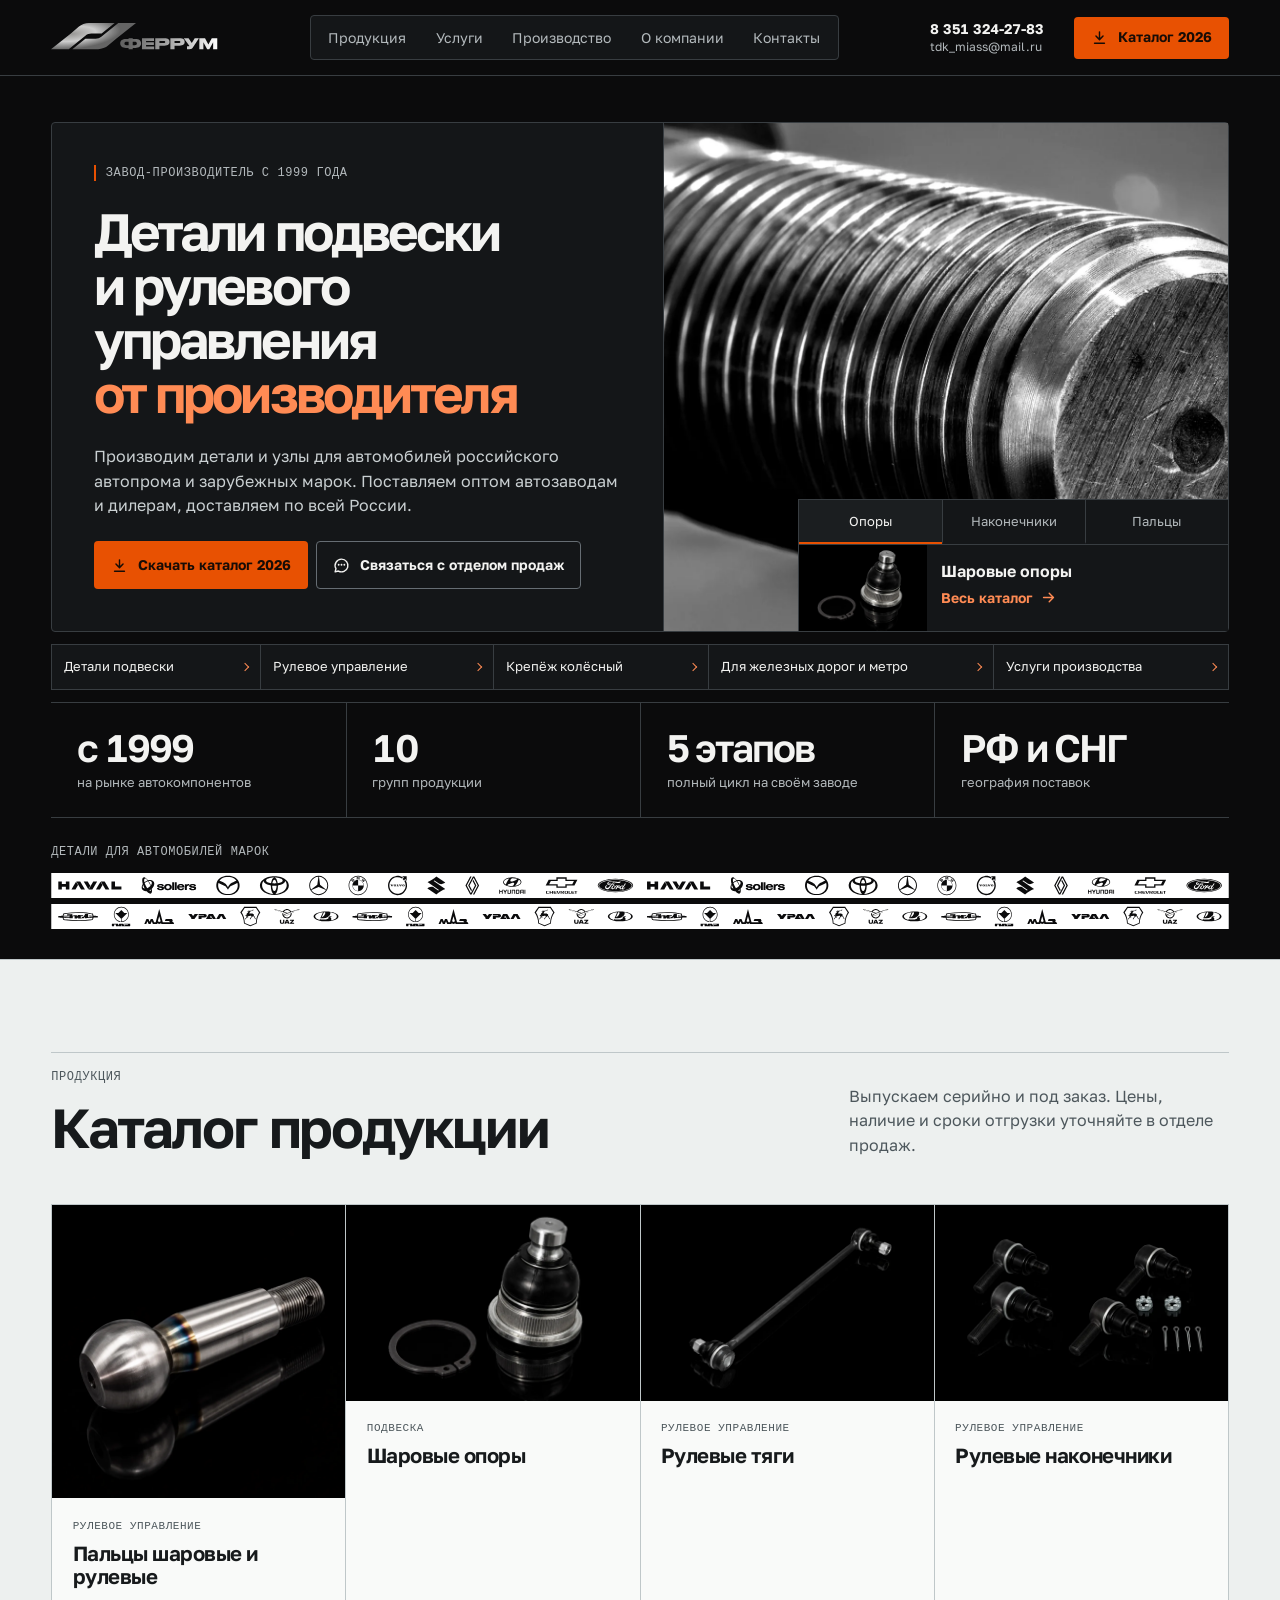
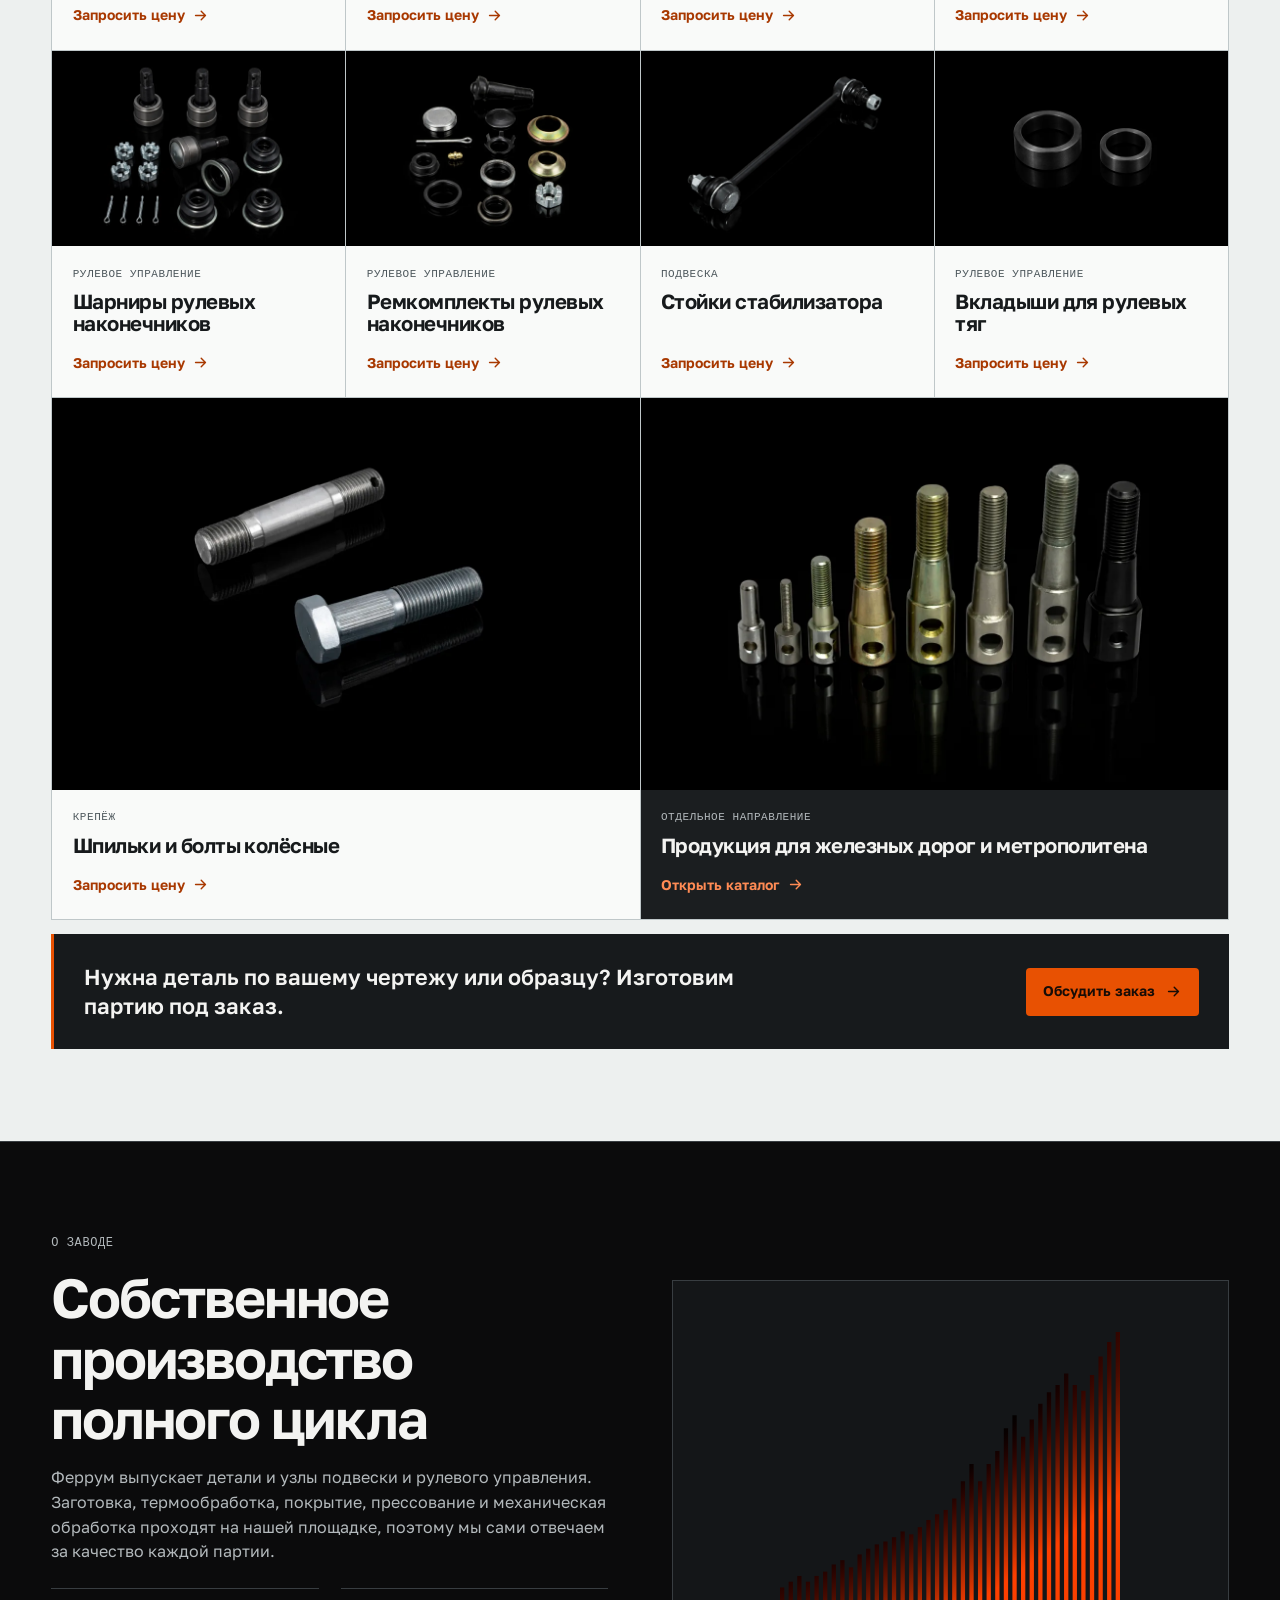
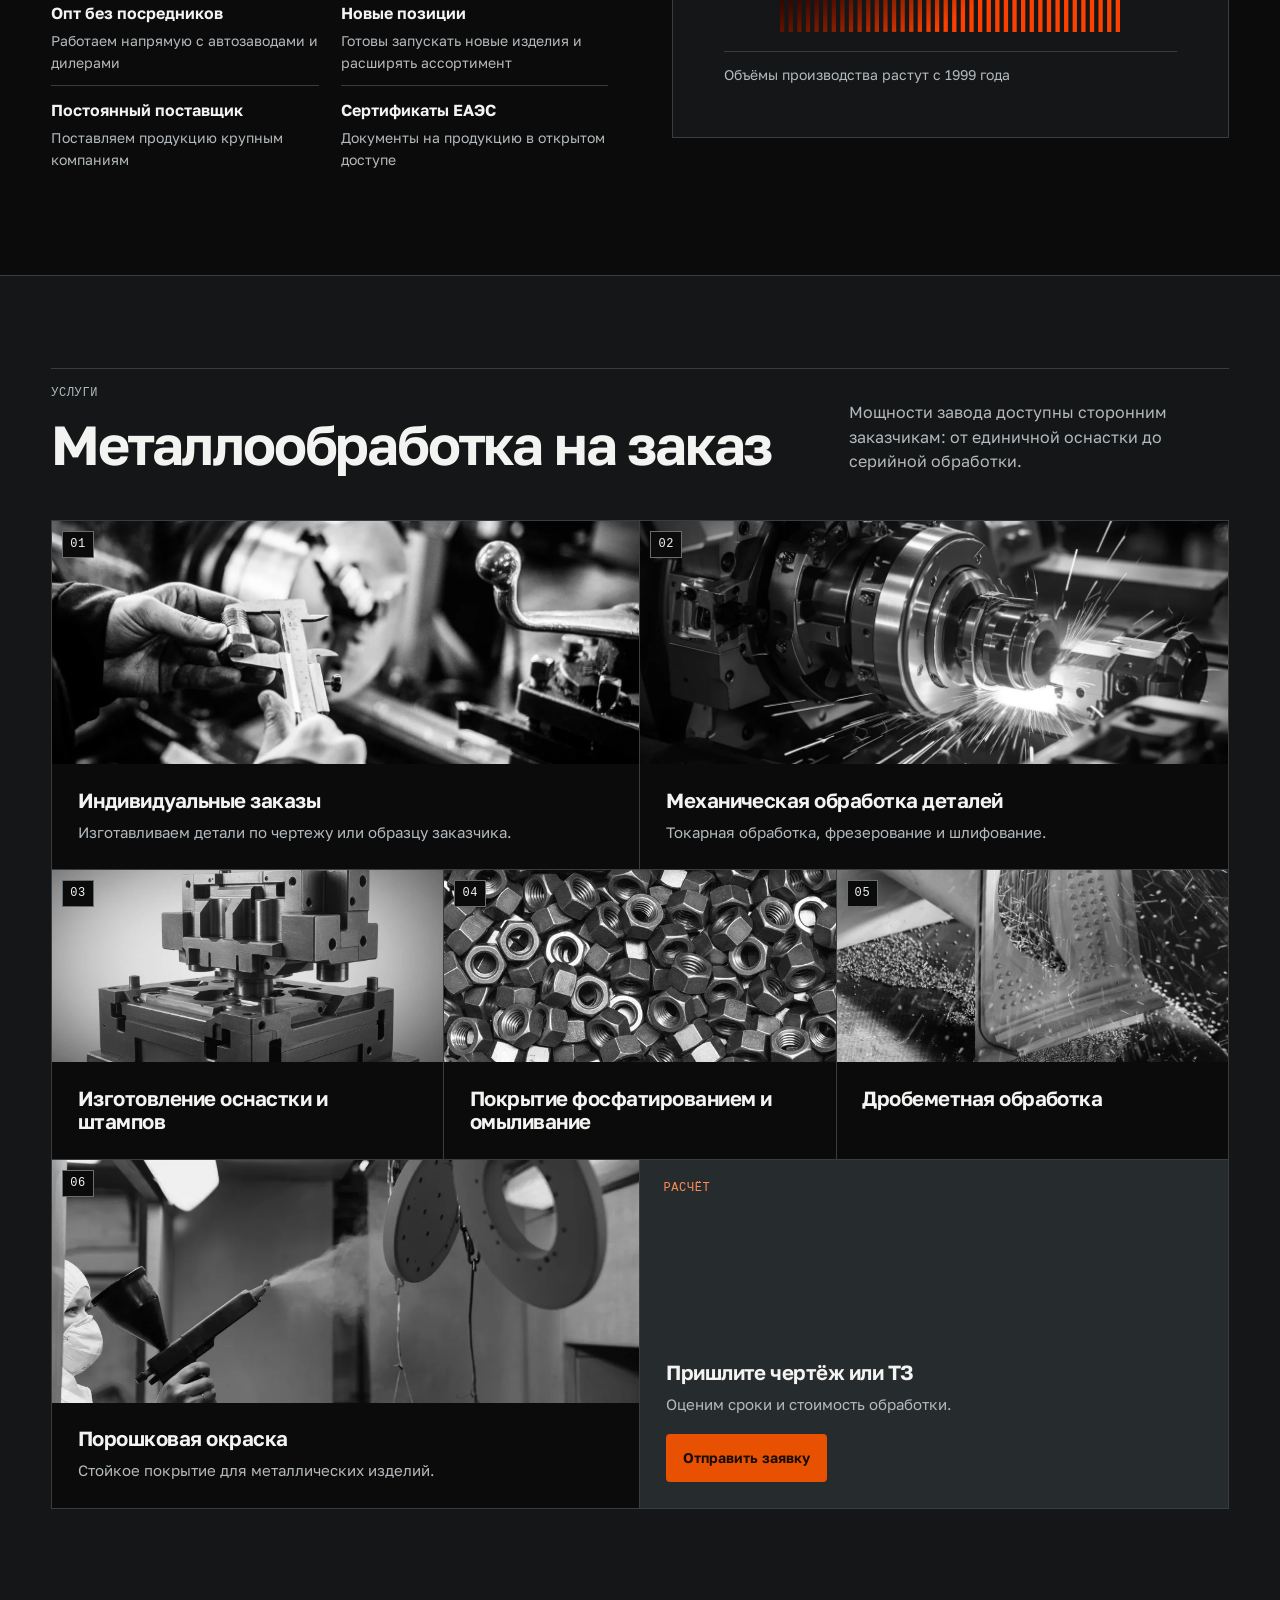
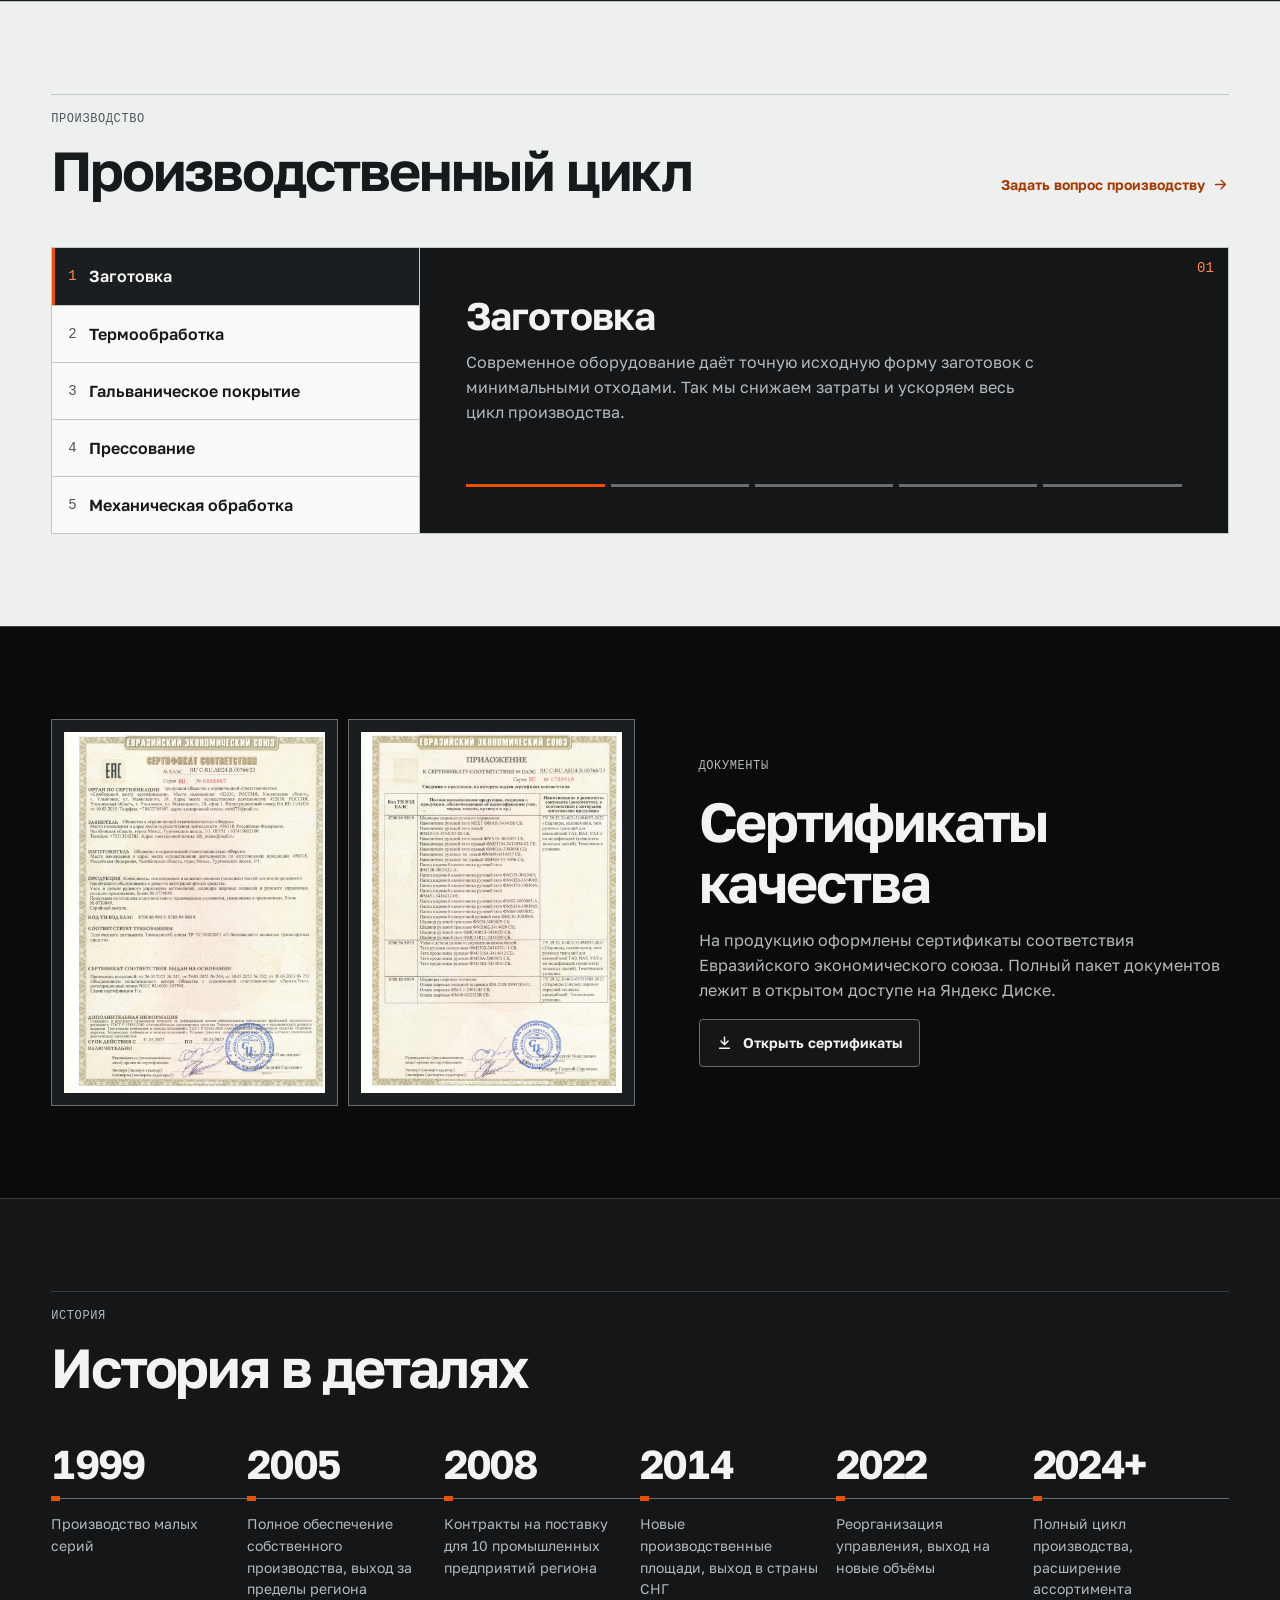
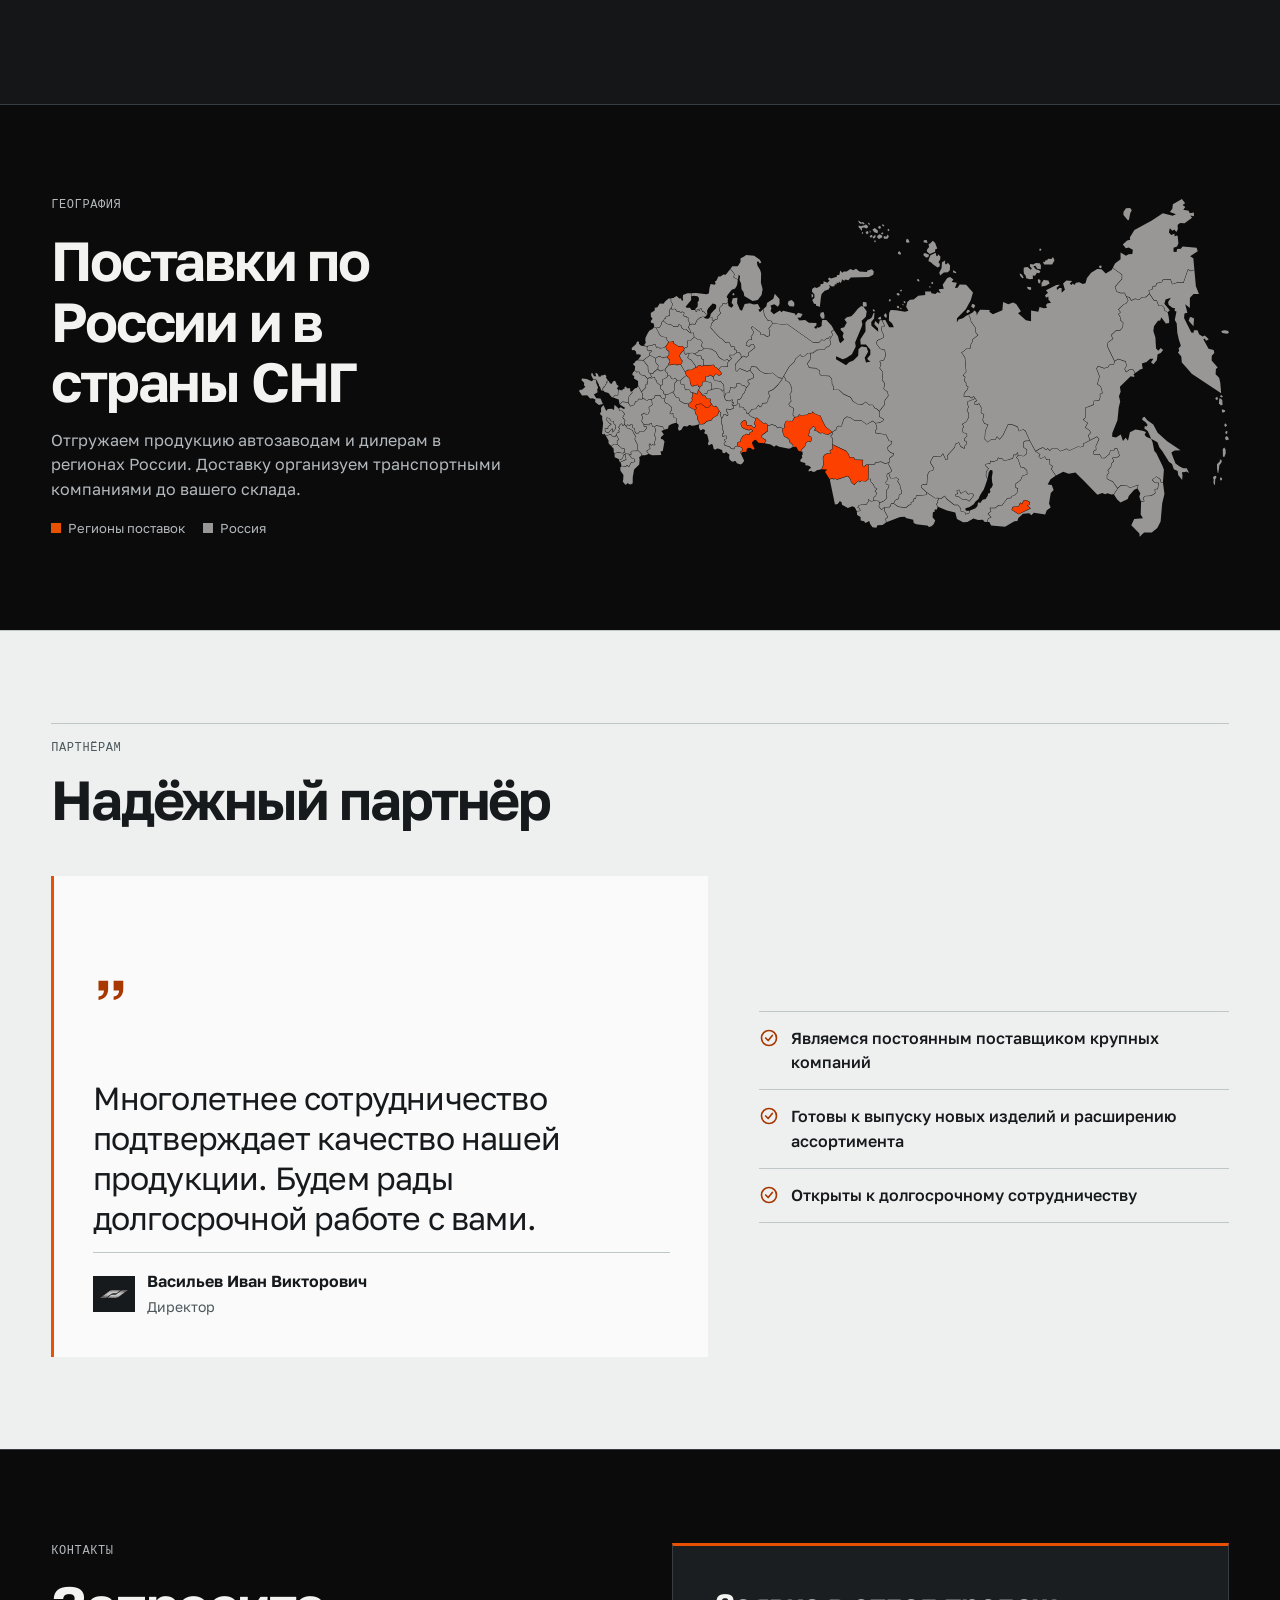
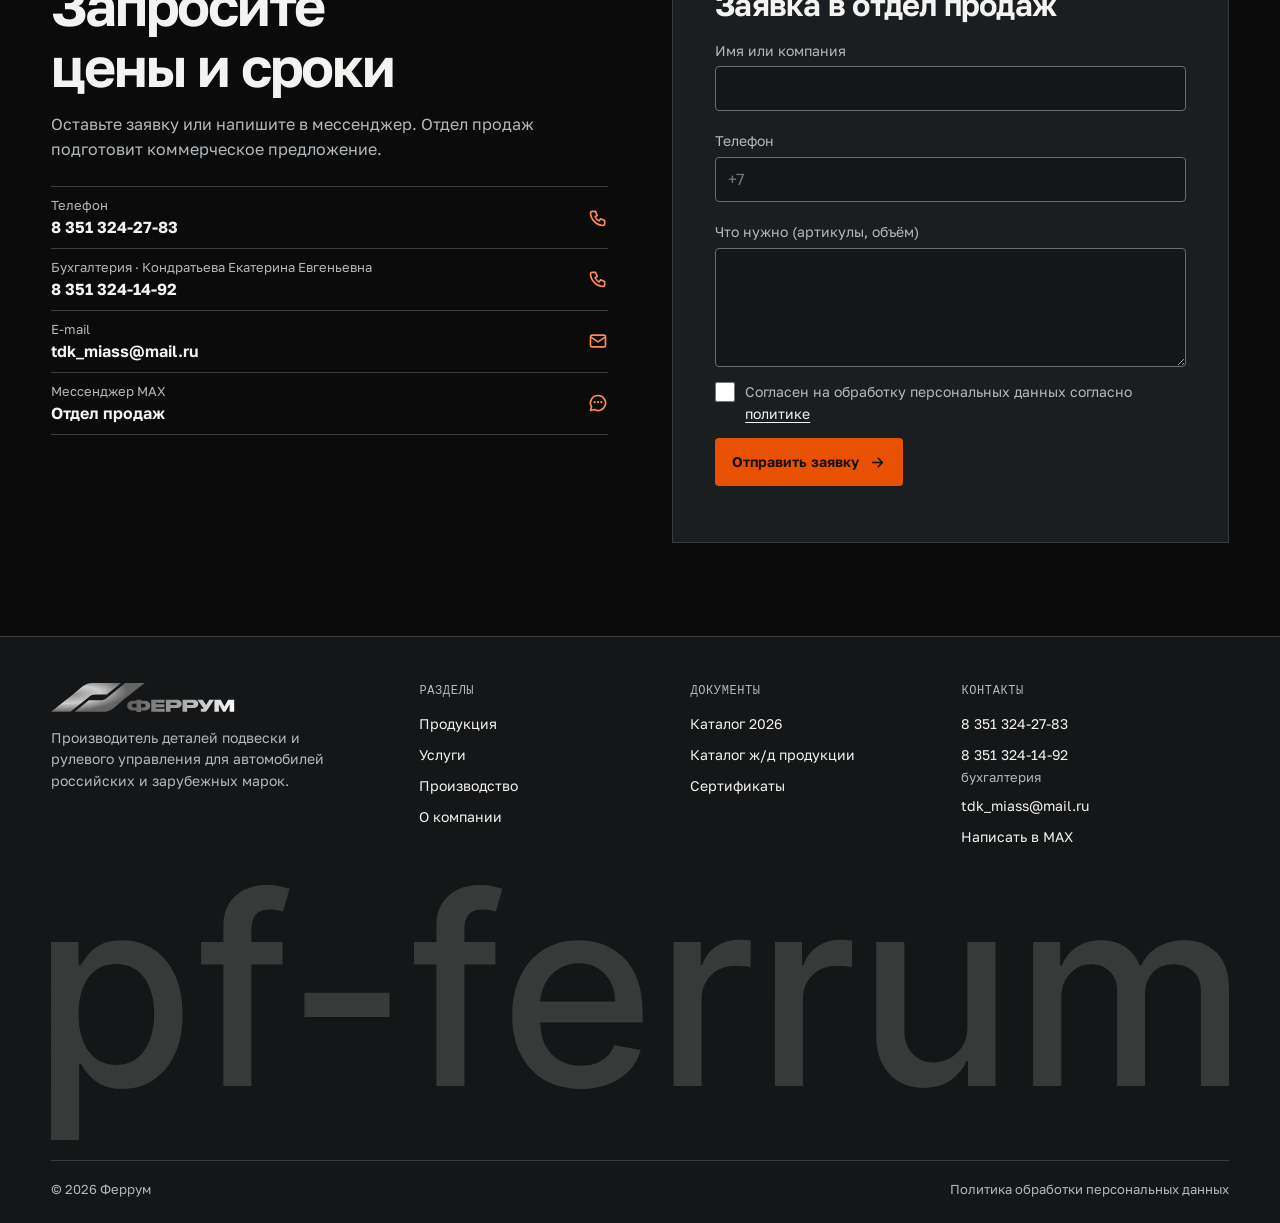
<file: index.html>
<!DOCTYPE html>
<html lang="ru">
<head>
  <meta charset="utf-8">
  <meta name="viewport" content="width=device-width, initial-scale=1">
  <title>Феррум — детали подвески и рулевого управления от производителя</title>
  <meta name="description" content="Феррум — российский производитель деталей подвески и рулевого управления для легковых и коммерческих автомобилей отечественных и зарубежных марок. Опт для автозаводов и дилеров, доставка по России.">
  <link rel="canonical" href="https://pf-ferrum.ru/">
  <meta name="google-site-verification" content="BAanEGjyxG5lCXLni_mB1H1oJSh9I2JLtWPA2440Cgw">
  <meta name="yandex-verification" content="cc1bddddb1918808">
  <meta name="format-detection" content="telephone=no">
  <meta name="theme-color" content="#0B0B0C">

  <meta property="og:type" content="website">
  <meta property="og:url" content="https://pf-ferrum.ru/">
  <meta property="og:title" content="Феррум — автозапчасти напрямую от производителя">
  <meta property="og:description" content="Детали подвески и рулевого управления оптом для автозаводов и дилеров. Доставка по России.">
  <meta property="og:image" content="https://pf-ferrum.ru/assets/og.jpg">

  <link rel="icon" href="assets/favicon.svg" type="image/svg+xml">
  <link rel="preload" as="image" href="assets/hero.webp">
  <link rel="stylesheet" href="css/style.css">

  <script type="application/ld+json">
  {
    "@context": "https://schema.org",
    "@type": "Organization",
    "name": "Феррум",
    "url": "https://pf-ferrum.ru/",
    "logo": "https://pf-ferrum.ru/assets/logo-full.svg",
    "email": "tdk_miass@mail.ru",
    "telephone": "+7 351 324-27-83",
    "foundingDate": "1999",
    "description": "Производитель деталей подвески и рулевого управления для автомобилей российских и зарубежных марок"
  }
  </script>
</head>
<body>

<!-- SVG-иконки -->
<svg width="0" height="0" style="position:absolute" aria-hidden="true">
  <symbol id="i-arrow" viewBox="0 0 24 24"><path d="M5 12h14M13 6l6 6-6 6" fill="none" stroke="currentColor" stroke-width="2" stroke-linecap="round" stroke-linejoin="round"/></symbol>
  <symbol id="i-download" viewBox="0 0 24 24"><path d="M12 4v11m0 0-5-5m5 5 5-5M5 20h14" fill="none" stroke="currentColor" stroke-width="2" stroke-linecap="round" stroke-linejoin="round"/></symbol>
  <symbol id="i-chat" viewBox="0 0 24 24"><path d="M12 3a9 9 0 0 0-7.8 13.5L3 21l4.6-1.2A9 9 0 1 0 12 3Z" fill="none" stroke="currentColor" stroke-width="2" stroke-linejoin="round"/><path d="M8 11h.01M12 11h.01M16 11h.01" stroke="currentColor" stroke-width="2.6" stroke-linecap="round"/></symbol>
  <symbol id="i-phone" viewBox="0 0 24 24"><path d="M5 4h4l2 5-2.5 1.5a11 11 0 0 0 5 5L15 13l5 2v4a2 2 0 0 1-2 2A16 16 0 0 1 3 6a2 2 0 0 1 2-2Z" fill="none" stroke="currentColor" stroke-width="2" stroke-linejoin="round"/></symbol>
  <symbol id="i-mail" viewBox="0 0 24 24"><rect x="3" y="5" width="18" height="14" rx="2" fill="none" stroke="currentColor" stroke-width="2"/><path d="m3 7 9 6 9-6" fill="none" stroke="currentColor" stroke-width="2" stroke-linejoin="round"/></symbol>
  <symbol id="i-check" viewBox="0 0 24 24"><circle cx="12" cy="12" r="9" fill="none" stroke="currentColor" stroke-width="2"/><path d="m8 12 3 3 5-6" fill="none" stroke="currentColor" stroke-width="2" stroke-linecap="round" stroke-linejoin="round"/></symbol>
  <symbol id="i-quote" viewBox="0 0 48 48"><path d="M20 12H8v14h8c0 5-3 8-8 9v5c9-1 14-7 14-16V12Zm22 0H30v14h8c0 5-3 8-8 9v5c9-1 14-7 14-16V12Z" fill="currentColor"/></symbol>
</svg>

<a class="sr-only" href="#main">Перейти к содержимому</a>

<!-- ============ HEADER ============ -->
<header class="header" id="header">
  <div class="container header__inner">
    <a class="header__logo" href="#top" aria-label="Феррум — на главную">
      <img src="assets/logo-full.svg" alt="Феррум" width="196" height="34">
    </a>
    <nav class="nav" aria-label="Основное меню">
      <a href="#products">Продукция</a>
      <a href="#services">Услуги</a>
      <a href="#cycle">Производство</a>
      <a href="#history">О компании</a>
      <a href="#contacts">Контакты</a>
    </nav>
    <a class="header__phone" href="tel:+73513242783">8 351 324-27-83<small>tdk_miass@mail.ru</small></a>
    <a class="btn btn--accent" href="https://disk.yandex.ru/i/VSpYUIPegWgvaw" target="_blank" rel="noopener">
      <svg aria-hidden="true"><use href="#i-download"/></svg>Каталог 2026
    </a>
    <button class="burger" id="burger" aria-label="Открыть меню" aria-expanded="false" aria-controls="mobile-menu">Меню<span></span><span></span><span></span></button>
  </div>
</header>

<nav class="mobile-menu" id="mobile-menu" aria-label="Мобильное меню">
  <a class="mobile-menu__link" href="#products">Продукция</a>
  <a class="mobile-menu__link" href="#services">Услуги</a>
  <a class="mobile-menu__link" href="#cycle">Производство</a>
  <a class="mobile-menu__link" href="#history">О компании</a>
  <a class="mobile-menu__link" href="#contacts">Контакты</a>
  <div class="mobile-menu__contacts">
    <a href="tel:+73513242783">8 351 324-27-83</a>
    <a href="mailto:tdk_miass@mail.ru">tdk_miass@mail.ru</a>
    <a class="btn btn--accent" href="https://disk.yandex.ru/i/VSpYUIPegWgvaw" target="_blank" rel="noopener"><svg aria-hidden="true"><use href="#i-download"/></svg>Скачать каталог 2026</a>
  </div>
</nav>

<main id="main">

<!-- ============ HERO ============ -->
<section class="hero" id="top">
  <div class="container">
    <div class="hero__grid">
      <div class="hero__content">
        <span class="eyebrow">Завод-производитель с 1999 года</span>
        <h1>Детали подвески и&nbsp;рулевого управления <span>от&nbsp;производителя</span></h1>
        <p class="hero__lead">Производим детали и узлы для автомобилей российского автопрома и зарубежных марок. Поставляем оптом автозаводам и дилерам, доставляем по всей России.</p>
        <div class="hero__actions">
          <a class="btn btn--accent" href="https://disk.yandex.ru/i/VSpYUIPegWgvaw" target="_blank" rel="noopener"><svg aria-hidden="true"><use href="#i-download"/></svg>Скачать каталог 2026</a>
          <a class="btn btn--ghost" href="https://max.ru/u/f9LHodD0cOIPjQpDLJcG_gZLdwAc3dzEbi4NWwQcr8_NQFJjHxBjDzo1TbI" target="_blank" rel="noopener"><svg aria-hidden="true"><use href="#i-chat"/></svg>Связаться с отделом продаж</a>
        </div>
      </div>

      <div class="hero__visual">
        <div class="hero__bg"><img src="assets/hero.webp" alt="" width="1920" height="1215" fetchpriority="high"></div>
        <aside class="hero-card" aria-label="Популярная продукция">
          <div class="hero-card__tabs" role="tablist" aria-label="Группы популярной продукции">
            <button id="heroTabSupports" class="hero-card__tab" role="tab" aria-controls="heroCardPanel" aria-selected="true" data-img="assets/products/opory.webp" data-title="Шаровые опоры">Опоры</button>
            <button id="heroTabEnds" class="hero-card__tab" role="tab" aria-controls="heroCardPanel" aria-selected="false" tabindex="-1" data-img="assets/products/nakonechniki.webp" data-title="Рулевые наконечники">Наконечники</button>
            <button id="heroTabPins" class="hero-card__tab" role="tab" aria-controls="heroCardPanel" aria-selected="false" tabindex="-1" data-img="assets/products/palcy.webp" data-title="Пальцы шаровые и рулевые">Пальцы</button>
          </div>
          <div class="hero-card__panel" id="heroCardPanel" role="tabpanel" aria-labelledby="heroTabSupports">
            <div class="hero-card__img"><img id="heroCardImg" src="assets/products/opory.webp" alt="Шаровые опоры" width="1200" height="800"></div>
            <div class="hero-card__info">
              <div class="hero-card__title" id="heroCardTitle" aria-live="polite">Шаровые опоры</div>
              <a class="link-arrow" href="#products">Весь каталог <svg aria-hidden="true"><use href="#i-arrow"/></svg></a>
            </div>
          </div>
        </aside>
      </div>
    </div>

    <nav class="hero__chips" aria-label="Разделы продукции">
      <a class="chip" href="#products">Детали подвески</a>
      <a class="chip" href="#products">Рулевое управление</a>
      <a class="chip" href="#products">Крепёж колёсный</a>
      <a class="chip" href="#railway">Для железных дорог и метро</a>
      <a class="chip" href="#services">Услуги производства</a>
    </nav>

    <div class="stats">
      <div class="stat"><b>с 1999</b><span>на рынке автокомпонентов</span></div>
      <div class="stat"><b>10</b><span>групп продукции</span></div>
      <div class="stat"><b>5 этапов</b><span>полный цикл на своём заводе</span></div>
      <div class="stat"><b>РФ и СНГ</b><span>география поставок</span></div>
    </div>
  </div>
</section>

<!-- ============ BRANDS ============ -->
<section class="brands" aria-label="Марки автомобилей">
  <div class="container"><p class="brands__label">Детали для автомобилей марок</p></div>
  <div class="container brands__rows" role="group" aria-label="Логотипы автомобильных марок" tabindex="0">
    <div class="marquee" aria-hidden="true">
      <img src="assets/brands-row1.svg" alt="" width="3346" height="70" loading="lazy">
    </div>
    <div class="marquee marquee--rev" aria-hidden="true">
      <img src="assets/brands-row2.svg" alt="" width="3346" height="70" loading="lazy">
    </div>
  </div>
  <p class="sr-only">Toyota, Mercedes-Benz, BMW, Volvo, Suzuki, Renault, Hyundai, Chevrolet, ПАЗ, МАЗ, Урал, ГАЗ, UAZ, Lada, ЗиЛ</p>
</section>

<!-- ============ PRODUCTS ============ -->
<section class="section section--light" id="products">
  <div class="container">
    <div class="section-head reveal">
      <div class="section-head__text">
        <span class="eyebrow">Продукция</span>
        <h2>Каталог продукции</h2>
      </div>
      <p class="section-head__lead">Выпускаем серийно и под заказ. Цены, наличие и сроки отгрузки уточняйте в отделе продаж.</p>
    </div>

    <div class="products-grid">
      <article class="product reveal">
        <div class="product__img"><img src="assets/products/palcy.webp" alt="Пальцы шаровые и рулевые" width="1200" height="1200" loading="lazy"></div>
        <div class="product__body"><span class="product__tag">Рулевое управление</span><h3>Пальцы шаровые и рулевые</h3>
          <a class="link-arrow" href="https://max.ru/u/f9LHodD0cOIPjQpDLJcG_gZLdwAc3dzEbi4NWwQcr8_NQFJjHxBjDzo1TbI" target="_blank" rel="noopener">Запросить цену <svg aria-hidden="true"><use href="#i-arrow"/></svg></a></div>
      </article>
      <article class="product reveal">
        <div class="product__img"><img src="assets/products/opory.webp" alt="Шаровые опоры" width="1200" height="800" loading="lazy"></div>
        <div class="product__body"><span class="product__tag">Подвеска</span><h3>Шаровые опоры</h3>
          <a class="link-arrow" href="https://max.ru/u/f9LHodD0cOIPjQpDLJcG_gZLdwAc3dzEbi4NWwQcr8_NQFJjHxBjDzo1TbI" target="_blank" rel="noopener">Запросить цену <svg aria-hidden="true"><use href="#i-arrow"/></svg></a></div>
      </article>
      <article class="product reveal">
        <div class="product__img"><img src="assets/products/tyagi.webp" alt="Рулевые тяги" width="1200" height="800" loading="lazy"></div>
        <div class="product__body"><span class="product__tag">Рулевое управление</span><h3>Рулевые тяги</h3>
          <a class="link-arrow" href="https://max.ru/u/f9LHodD0cOIPjQpDLJcG_gZLdwAc3dzEbi4NWwQcr8_NQFJjHxBjDzo1TbI" target="_blank" rel="noopener">Запросить цену <svg aria-hidden="true"><use href="#i-arrow"/></svg></a></div>
      </article>
      <article class="product reveal">
        <div class="product__img"><img src="assets/products/nakonechniki.webp" alt="Рулевые наконечники" width="1200" height="800" loading="lazy"></div>
        <div class="product__body"><span class="product__tag">Рулевое управление</span><h3>Рулевые наконечники</h3>
          <a class="link-arrow" href="https://max.ru/u/f9LHodD0cOIPjQpDLJcG_gZLdwAc3dzEbi4NWwQcr8_NQFJjHxBjDzo1TbI" target="_blank" rel="noopener">Запросить цену <svg aria-hidden="true"><use href="#i-arrow"/></svg></a></div>
      </article>
      <article class="product reveal">
        <div class="product__img"><img src="assets/products/sharniry.webp" alt="Шарниры рулевых наконечников" width="1200" height="800" loading="lazy"></div>
        <div class="product__body"><span class="product__tag">Рулевое управление</span><h3>Шарниры рулевых наконечников</h3>
          <a class="link-arrow" href="https://max.ru/u/f9LHodD0cOIPjQpDLJcG_gZLdwAc3dzEbi4NWwQcr8_NQFJjHxBjDzo1TbI" target="_blank" rel="noopener">Запросить цену <svg aria-hidden="true"><use href="#i-arrow"/></svg></a></div>
      </article>
      <article class="product reveal">
        <div class="product__img"><img src="assets/products/remkomplekty.webp" alt="Ремкомплекты рулевых наконечников" width="1200" height="800" loading="lazy"></div>
        <div class="product__body"><span class="product__tag">Рулевое управление</span><h3>Ремкомплекты рулевых наконечников</h3>
          <a class="link-arrow" href="https://max.ru/u/f9LHodD0cOIPjQpDLJcG_gZLdwAc3dzEbi4NWwQcr8_NQFJjHxBjDzo1TbI" target="_blank" rel="noopener">Запросить цену <svg aria-hidden="true"><use href="#i-arrow"/></svg></a></div>
      </article>
      <article class="product reveal">
        <div class="product__img"><img src="assets/products/stoyki.webp" alt="Стойки стабилизатора" width="1200" height="800" loading="lazy"></div>
        <div class="product__body"><span class="product__tag">Подвеска</span><h3>Стойки стабилизатора</h3>
          <a class="link-arrow" href="https://max.ru/u/f9LHodD0cOIPjQpDLJcG_gZLdwAc3dzEbi4NWwQcr8_NQFJjHxBjDzo1TbI" target="_blank" rel="noopener">Запросить цену <svg aria-hidden="true"><use href="#i-arrow"/></svg></a></div>
      </article>
      <article class="product reveal">
        <div class="product__img"><img src="assets/products/vkladyshi.webp" alt="Вкладыши для рулевых тяг" width="1200" height="800" loading="lazy"></div>
        <div class="product__body"><span class="product__tag">Рулевое управление</span><h3>Вкладыши для рулевых тяг</h3>
          <a class="link-arrow" href="https://max.ru/u/f9LHodD0cOIPjQpDLJcG_gZLdwAc3dzEbi4NWwQcr8_NQFJjHxBjDzo1TbI" target="_blank" rel="noopener">Запросить цену <svg aria-hidden="true"><use href="#i-arrow"/></svg></a></div>
      </article>
      <article class="product product--wide reveal">
        <div class="product__img"><img src="assets/products/shpilki.webp" alt="Шпильки и болты колёсные" width="1200" height="800" loading="lazy"></div>
        <div class="product__body"><span class="product__tag">Крепёж</span><h3>Шпильки и болты колёсные</h3>
          <a class="link-arrow" href="https://max.ru/u/f9LHodD0cOIPjQpDLJcG_gZLdwAc3dzEbi4NWwQcr8_NQFJjHxBjDzo1TbI" target="_blank" rel="noopener">Запросить цену <svg aria-hidden="true"><use href="#i-arrow"/></svg></a></div>
      </article>
      <article class="product product--wide product--accent reveal" id="railway">
        <div class="product__img"><img src="assets/products/railway.webp" alt="Продукция для железных дорог и метрополитена" width="1200" height="800" loading="lazy"></div>
        <div class="product__body"><span class="product__tag">Отдельное направление</span><h3>Продукция для железных дорог и метрополитена</h3>
          <a class="link-arrow" href="https://disk.yandex.ru/i/vVCSQzYuAdgBXQ" target="_blank" rel="noopener">Открыть каталог <svg aria-hidden="true"><use href="#i-arrow"/></svg></a></div>
      </article>
    </div>

    <div class="products-cta reveal">
      <p>Нужна деталь по вашему чертежу или образцу? Изготовим партию под заказ.</p>
      <a class="btn btn--accent" href="#contacts">Обсудить заказ <svg aria-hidden="true"><use href="#i-arrow"/></svg></a>
    </div>
  </div>
</section>

<!-- ============ ABOUT ============ -->
<section class="section" id="about">
  <div class="container about">
    <div class="about__text reveal">
      <span class="eyebrow">О заводе</span>
      <h2>Собственное производство полного цикла</h2>
      <p>Феррум выпускает детали и узлы подвески и рулевого управления. Заготовка, термообработка, покрытие, прессование и механическая обработка проходят на нашей площадке, поэтому мы сами отвечаем за качество каждой партии.</p>
      <div class="about__list">
        <div class="about__item"><b>Опт без посредников</b><span>Работаем напрямую с автозаводами и дилерами</span></div>
        <div class="about__item"><b>Новые позиции</b><span>Готовы запускать новые изделия и расширять ассортимент</span></div>
        <div class="about__item"><b>Постоянный поставщик</b><span>Поставляем продукцию крупным компаниям</span></div>
        <div class="about__item"><b>Сертификаты ЕАЭС</b><span>Документы на продукцию в открытом доступе</span></div>
      </div>
    </div>
    <figure class="about__visual reveal">
      <img src="assets/growth-bars.svg" alt="Рост объёмов производства с 1999 года" width="296" height="262" loading="lazy">
      <figcaption>Объёмы производства растут с 1999 года</figcaption>
    </figure>
  </div>
</section>

<!-- ============ SERVICES ============ -->
<section class="section section--alt" id="services">
  <div class="container">
    <div class="section-head reveal">
      <div class="section-head__text">
        <span class="eyebrow">Услуги</span>
        <h2>Металлообработка на заказ</h2>
      </div>
      <p class="section-head__lead">Мощности завода доступны сторонним заказчикам: от единичной оснастки до серийной обработки.</p>
    </div>
    <div class="services-grid">
      <article class="service service--lg reveal">
        <img src="assets/services/individ.webp" alt="" width="1200" height="800" loading="lazy">
        <span class="service__num">01</span>
        <div><h3>Индивидуальные заказы</h3><p>Изготавливаем детали по чертежу или образцу заказчика.</p></div>
      </article>
      <article class="service service--lg reveal">
        <img src="assets/services/mehobr.webp" alt="" width="1200" height="672" loading="lazy">
        <span class="service__num">02</span>
        <div><h3>Механическая обработка деталей</h3><p>Токарная обработка, фрезерование и шлифование.</p></div>
      </article>
      <article class="service reveal">
        <img src="assets/services/osnastka.webp" alt="" width="1200" height="655" loading="lazy">
        <span class="service__num">03</span>
        <div><h3>Изготовление оснастки и штампов</h3></div>
      </article>
      <article class="service reveal">
        <img src="assets/services/fosfat.webp" alt="" width="920" height="312" loading="lazy">
        <span class="service__num">04</span>
        <div><h3>Покрытие фосфатированием и омыливание</h3></div>
      </article>
      <article class="service reveal">
        <img src="assets/services/drobemet.webp" alt="" width="1200" height="400" loading="lazy">
        <span class="service__num">05</span>
        <div><h3>Дробеметная обработка</h3></div>
      </article>
      <article class="service service--lg reveal">
        <img src="assets/services/poroshok.webp" alt="" width="1024" height="539" loading="lazy">
        <span class="service__num">06</span>
        <div><h3>Порошковая окраска</h3><p>Стойкое покрытие для металлических изделий.</p></div>
      </article>
      <article class="service service--lg service--cta reveal">
        <span class="service__num">Расчёт</span>
        <div><h3>Пришлите чертёж или ТЗ</h3><p>Оценим сроки и стоимость обработки.</p>
          <a class="btn btn--dark" href="#contacts">Отправить заявку</a></div>
      </article>
    </div>
  </div>
</section>

<!-- ============ PRODUCTION CYCLE ============ -->
<section class="section section--light" id="cycle">
  <div class="container">
    <div class="section-head reveal">
      <div class="section-head__text">
        <span class="eyebrow">Производство</span>
        <h2>Производственный цикл</h2>
      </div>
      <a class="link-arrow" href="https://max.ru/u/f9LHodD0cOIph2e2XA9m519s7xsbOfB9UYIJ5NBe4n-wgl6-LRQW1V8RW7s" target="_blank" rel="noopener">Задать вопрос производству <svg aria-hidden="true"><use href="#i-arrow"/></svg></a>
    </div>

    <div class="cycle reveal">
      <div class="cycle__steps" role="tablist" aria-label="Этапы производства" aria-orientation="vertical">
        <button class="cycle__step" role="tab" id="t1" aria-controls="p1" aria-selected="true"><i>1</i>Заготовка</button>
        <button class="cycle__step" role="tab" id="t2" aria-controls="p2" aria-selected="false" tabindex="-1"><i>2</i>Термообработка</button>
        <button class="cycle__step" role="tab" id="t3" aria-controls="p3" aria-selected="false" tabindex="-1"><i>3</i>Гальваническое покрытие</button>
        <button class="cycle__step" role="tab" id="t4" aria-controls="p4" aria-selected="false" tabindex="-1"><i>4</i>Прессование</button>
        <button class="cycle__step" role="tab" id="t5" aria-controls="p5" aria-selected="false" tabindex="-1"><i>5</i>Механическая обработка</button>
      </div>

      <div class="cycle__panel" role="tabpanel" tabindex="0" id="p1" aria-labelledby="t1">
        <div><h3>Заготовка</h3><p>Современное оборудование даёт точную исходную форму заготовок с минимальными отходами. Так мы снижаем затраты и ускоряем весь цикл производства.</p></div>
        <div class="cycle__progress"><span class="on"></span><span></span><span></span><span></span><span></span></div>
        <span class="cycle__big" aria-hidden="true">01</span>
      </div>
      <div class="cycle__panel" role="tabpanel" tabindex="0" id="p2" aria-labelledby="t2" hidden>
        <div><h3>Термообработка</h3><p>Точно контролируем нагрев и охлаждение. Деталь получает нужную твёрдость и износостойкость под конкретную задачу.</p></div>
        <div class="cycle__progress"><span class="on"></span><span class="on"></span><span></span><span></span><span></span></div>
        <span class="cycle__big" aria-hidden="true">02</span>
      </div>
      <div class="cycle__panel" role="tabpanel" tabindex="0" id="p3" aria-labelledby="t3" hidden>
        <div><h3>Гальваническое покрытие</h3><p>Наносим на заготовки химическое фосфатное покрытие с омыливанием перед операцией высадки деталей.</p></div>
        <div class="cycle__progress"><span class="on"></span><span class="on"></span><span class="on"></span><span></span><span></span></div>
        <span class="cycle__big" aria-hidden="true">03</span>
      </div>
      <div class="cycle__panel" role="tabpanel" tabindex="0" id="p4" aria-labelledby="t4" hidden>
        <div><h3>Прессование</h3><p>Прессуем холодным и горячим методом под высоким давлением. Деталь получается прочнее, а себестоимость ниже.</p></div>
        <div class="cycle__progress"><span class="on"></span><span class="on"></span><span class="on"></span><span class="on"></span><span></span></div>
        <span class="cycle__big" aria-hidden="true">04</span>
      </div>
      <div class="cycle__panel" role="tabpanel" tabindex="0" id="p5" aria-labelledby="t5" hidden>
        <div><h3>Механическая обработка</h3><p>Высокоточное резание, фрезерование и шлифование дают точную геометрию и чистую поверхность детали.</p></div>
        <div class="cycle__progress"><span class="on"></span><span class="on"></span><span class="on"></span><span class="on"></span><span class="on"></span></div>
        <span class="cycle__big" aria-hidden="true">05</span>
      </div>
    </div>
  </div>
</section>

<!-- ============ CERTIFICATES ============ -->
<section class="section" id="certs">
  <div class="container certs">
    <div class="certs__images reveal">
      <a href="https://disk.yandex.ru/d/wPNQlI4q3vdD0Q" target="_blank" rel="noopener" aria-label="Сертификат соответствия ЕАЭС, открыть на Яндекс Диске"><img src="assets/cert-1.webp" alt="Сертификат соответствия ЕАЭС" width="866" height="1200" loading="lazy"></a>
      <a href="https://disk.yandex.ru/d/wPNQlI4q3vdD0Q" target="_blank" rel="noopener" aria-label="Приложение к сертификату, открыть на Яндекс Диске"><img src="assets/cert-0.webp" alt="Приложение к сертификату соответствия" width="866" height="1200" loading="lazy"></a>
    </div>
    <div class="certs__text reveal">
      <span class="eyebrow">Документы</span>
      <h2>Сертификаты качества</h2>
      <p>На продукцию оформлены сертификаты соответствия Евразийского экономического союза. Полный пакет документов лежит в открытом доступе на Яндекс Диске.</p>
      <div><a class="btn btn--ghost" href="https://disk.yandex.ru/d/wPNQlI4q3vdD0Q" target="_blank" rel="noopener"><svg aria-hidden="true"><use href="#i-download"/></svg>Открыть сертификаты</a></div>
    </div>
  </div>
</section>

<!-- ============ HISTORY ============ -->
<section class="section section--alt" id="history">
  <div class="container">
    <div class="section-head reveal">
      <div class="section-head__text">
        <span class="eyebrow">История</span>
        <h2>История в деталях</h2>
      </div>
    </div>
    <ol class="timeline reveal">
      <li class="tl"><span class="tl__year">1999</span><span class="tl__dot"></span><p>Производство малых серий</p></li>
      <li class="tl"><span class="tl__year">2005</span><span class="tl__dot"></span><p>Полное обеспечение собственного производства, выход за пределы региона</p></li>
      <li class="tl"><span class="tl__year">2008</span><span class="tl__dot"></span><p>Контракты на поставку для 10 промышленных предприятий региона</p></li>
      <li class="tl"><span class="tl__year">2014</span><span class="tl__dot"></span><p>Новые производственные площади, выход в страны СНГ</p></li>
      <li class="tl"><span class="tl__year">2022</span><span class="tl__dot"></span><p>Реорганизация управления, выход на новые объёмы</p></li>
      <li class="tl"><span class="tl__year">2024+</span><span class="tl__dot"></span><p>Полный цикл производства, расширение ассортимента</p></li>
    </ol>
  </div>
</section>

<!-- ============ GEOGRAPHY ============ -->
<section class="section" id="geo">
  <div class="container geo">
    <div class="geo__text reveal">
      <span class="eyebrow">География</span>
      <h2>Поставки по России и в страны СНГ</h2>
      <p>Отгружаем продукцию автозаводам и дилерам в регионах России. Доставку организуем транспортными компаниями до вашего склада.</p>
      <div class="geo__legend"><span>Регионы поставок</span><span>Россия</span></div>
    </div>
    <div class="reveal"><img src="assets/map-russia.svg" alt="Карта России с отмеченными регионами поставок" width="1160" height="604" loading="lazy"></div>
  </div>
</section>

<!-- ============ LEADERSHIP ============ -->
<section class="section section--light" id="partners">
  <div class="container">
    <div class="section-head reveal">
      <div class="section-head__text">
        <span class="eyebrow">Партнёрам</span>
        <h2>Надёжный партнёр</h2>
      </div>
    </div>
    <div class="lead-block">
      <figure class="quote reveal">
        <svg class="quote__mark" aria-hidden="true"><use href="#i-quote"/></svg>
        <blockquote>Многолетнее сотрудничество подтверждает качество нашей продукции. Будем рады долгосрочной работе с вами.</blockquote>
        <figcaption class="quote__person">
          <div class="quote__avatar"><img src="assets/logo-mark.svg" alt="" width="30" height="9"></div>
          <div><b>Васильев Иван Викторович</b><span>Директор</span></div>
        </figcaption>
      </figure>
      <div class="promises">
        <div class="promise reveal"><svg aria-hidden="true"><use href="#i-check"/></svg><p>Являемся постоянным поставщиком крупных компаний</p></div>
        <div class="promise reveal"><svg aria-hidden="true"><use href="#i-check"/></svg><p>Готовы к выпуску новых изделий и расширению ассортимента</p></div>
        <div class="promise reveal"><svg aria-hidden="true"><use href="#i-check"/></svg><p>Открыты к долгосрочному сотрудничеству</p></div>
      </div>
    </div>
  </div>
</section>

<!-- ============ CONTACTS ============ -->
<section class="section" id="contacts">
  <div class="container contact">
    <div class="contact__info reveal">
      <span class="eyebrow">Контакты</span>
      <h2>Запросите цены и&nbsp;сроки</h2>
      <p>Оставьте заявку или напишите в мессенджер. Отдел продаж подготовит коммерческое предложение.</p>
      <div class="contact-list">
        <a class="contact-row" href="tel:+73513242783"><span><small>Телефон</small><b>8 351 324-27-83</b></span><svg aria-hidden="true"><use href="#i-phone"/></svg></a>
        <a class="contact-row" href="tel:+73513241492"><span><small>Бухгалтерия · Кондратьева Екатерина Евгеньевна</small><b>8 351 324-14-92</b></span><svg aria-hidden="true"><use href="#i-phone"/></svg></a>
        <a class="contact-row" href="mailto:tdk_miass@mail.ru"><span><small>E-mail</small><b>tdk_miass@mail.ru</b></span><svg aria-hidden="true"><use href="#i-mail"/></svg></a>
        <a class="contact-row" href="https://max.ru/u/f9LHodD0cOIPjQpDLJcG_gZLdwAc3dzEbi4NWwQcr8_NQFJjHxBjDzo1TbI" target="_blank" rel="noopener"><span><small>Мессенджер MAX</small><b>Отдел продаж</b></span><svg aria-hidden="true"><use href="#i-chat"/></svg></a>
      </div>
    </div>

    <form class="form reveal" id="leadForm" action="send.php" method="post" novalidate>
      <h3>Заявка в отдел продаж</h3>
      <div class="field">
        <label for="f-name">Имя или компания</label>
        <input id="f-name" name="name" type="text" autocomplete="organization" aria-describedby="f-name-error" required>
        <span id="f-name-error" class="error" aria-live="polite"></span>
      </div>
      <div class="field">
        <label for="f-phone">Телефон</label>
        <input id="f-phone" name="phone" type="tel" inputmode="tel" autocomplete="tel" placeholder="+7" aria-describedby="f-phone-error" required>
        <span id="f-phone-error" class="error" aria-live="polite"></span>
      </div>
      <div class="field">
        <label for="f-msg">Что нужно (артикулы, объём)</label>
        <textarea id="f-msg" name="message" rows="4"></textarea>
      </div>
      <input type="text" name="website" tabindex="-1" autocomplete="off" style="position:absolute;left:-9999px" aria-hidden="true">
      <label class="check"><input type="checkbox" name="agree" required> <span>Согласен на обработку персональных данных согласно <a href="politika_konfidentsialnosti/" target="_blank">политике</a></span></label>
      <button class="btn btn--accent" type="submit">Отправить заявку <svg aria-hidden="true"><use href="#i-arrow"/></svg></button>
      <p class="form__status" role="status" aria-live="polite"></p>
    </form>
  </div>
</section>

</main>

<!-- ============ FOOTER ============ -->
<footer class="footer">
  <div class="container">
    <div class="footer__top">
      <div>
        <a class="footer__logo" href="#top"><img src="assets/logo-full.svg" alt="Феррум" width="207" height="36" loading="lazy"></a>
        <p class="footer__about">Производитель деталей подвески и рулевого управления для автомобилей российских и зарубежных марок.</p>
      </div>
      <div>
        <h4>Разделы</h4>
        <ul>
          <li><a href="#products">Продукция</a></li>
          <li><a href="#services">Услуги</a></li>
          <li><a href="#cycle">Производство</a></li>
          <li><a href="#history">О компании</a></li>
        </ul>
      </div>
      <div>
        <h4>Документы</h4>
        <ul>
          <li><a href="https://disk.yandex.ru/i/VSpYUIPegWgvaw" target="_blank" rel="noopener">Каталог 2026</a></li>
          <li><a href="https://disk.yandex.ru/i/vVCSQzYuAdgBXQ" target="_blank" rel="noopener">Каталог ж/д продукции</a></li>
          <li><a href="https://disk.yandex.ru/d/wPNQlI4q3vdD0Q" target="_blank" rel="noopener">Сертификаты</a></li>
        </ul>
      </div>
      <div>
        <h4>Контакты</h4>
        <ul>
          <li><a href="tel:+73513242783">8 351 324-27-83</a></li>
          <li><a href="tel:+73513241492">8 351 324-14-92<small>бухгалтерия</small></a></li>
          <li><a href="mailto:tdk_miass@mail.ru">tdk_miass@mail.ru</a></li>
          <li><a href="https://max.ru/u/f9LHodD0cOIPjQpDLJcG_gZLdwAc3dzEbi4NWwQcr8_NQFJjHxBjDzo1TbI" target="_blank" rel="noopener">Написать в MAX</a></li>
        </ul>
      </div>
    </div>
    <img class="footer__word" src="assets/pf-ferrum-word.svg" alt="" width="1728" height="374" loading="lazy" style="filter:invert(1) brightness(.35)">
    <div class="footer__bottom">
      <span>© <span id="year">2026</span> Феррум</span>
      <a href="politika_konfidentsialnosti/">Политика обработки персональных данных</a>
    </div>
  </div>
  <a class="fab" href="https://max.ru/u/f9LHodD0cOIPjQpDLJcG_gZLdwAc3dzEbi4NWwQcr8_NQFJjHxBjDzo1TbI" target="_blank" rel="noopener" aria-label="Написать в отдел продаж"><svg aria-hidden="true"><use href="#i-chat"/></svg></a>
</footer>

<script src="js/main.js" defer></script>

<!-- Яндекс.Метрика (счётчики со старого сайта) -->
<script>
  (function(m,e,t,r,i,k,a){m[i]=m[i]||function(){(m[i].a=m[i].a||[]).push(arguments)};
  m[i].l=1*new Date();for(var j=0;j<document.scripts.length;j++){if(document.scripts[j].src===r){return;}}
  k=e.createElement(t),a=e.getElementsByTagName(t)[0],k.async=1,k.src=r,a.parentNode.insertBefore(k,a)})
  (window,document,"script","https://mc.yandex.ru/metrika/tag.js","ym");
  ym(108733561,"init",{clickmap:true,trackLinks:true,accurateTrackBounce:true,webvisor:true});
  ym(106500681,"init",{clickmap:true,trackLinks:true,accurateTrackBounce:true});
</script>
<noscript><div><img src="https://mc.yandex.ru/watch/108733561" style="position:absolute;left:-9999px" alt=""><img src="https://mc.yandex.ru/watch/106500681" style="position:absolute;left:-9999px" alt=""></div></noscript>
</body>
</html>
</file>
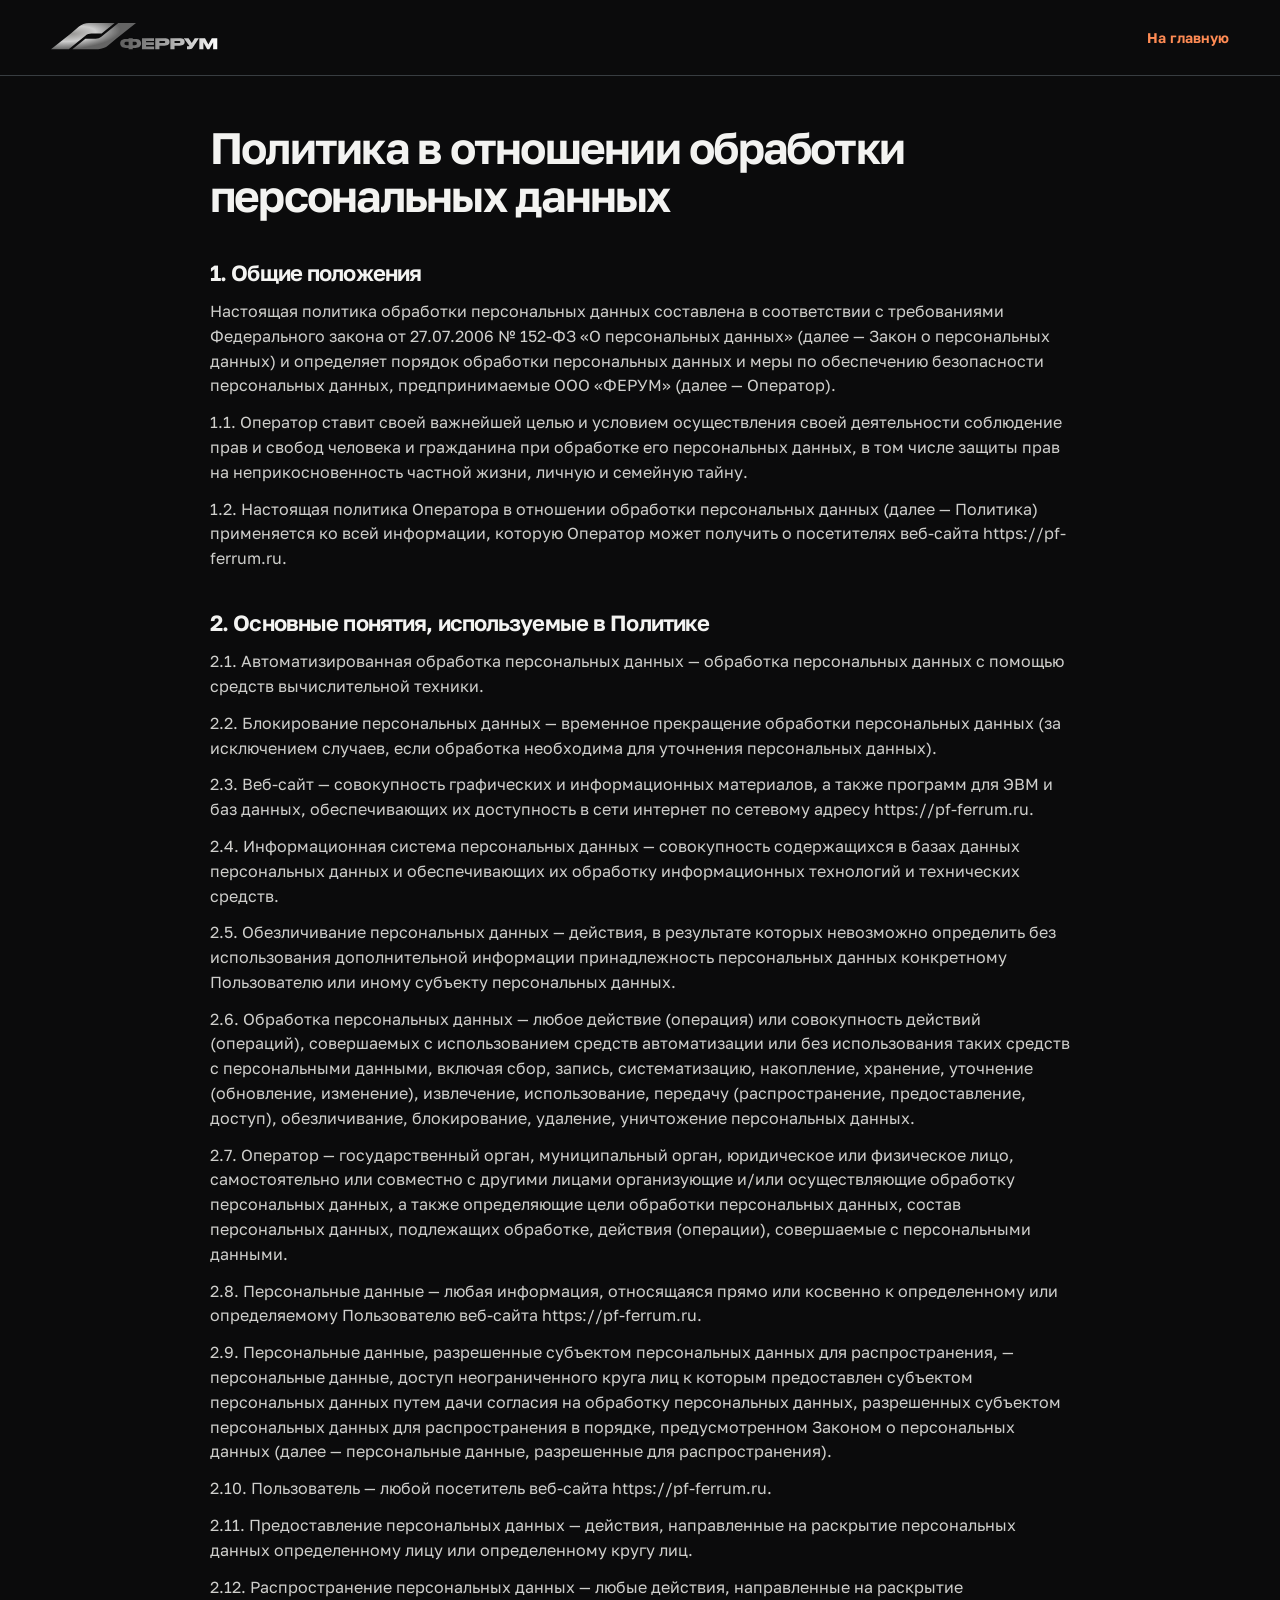
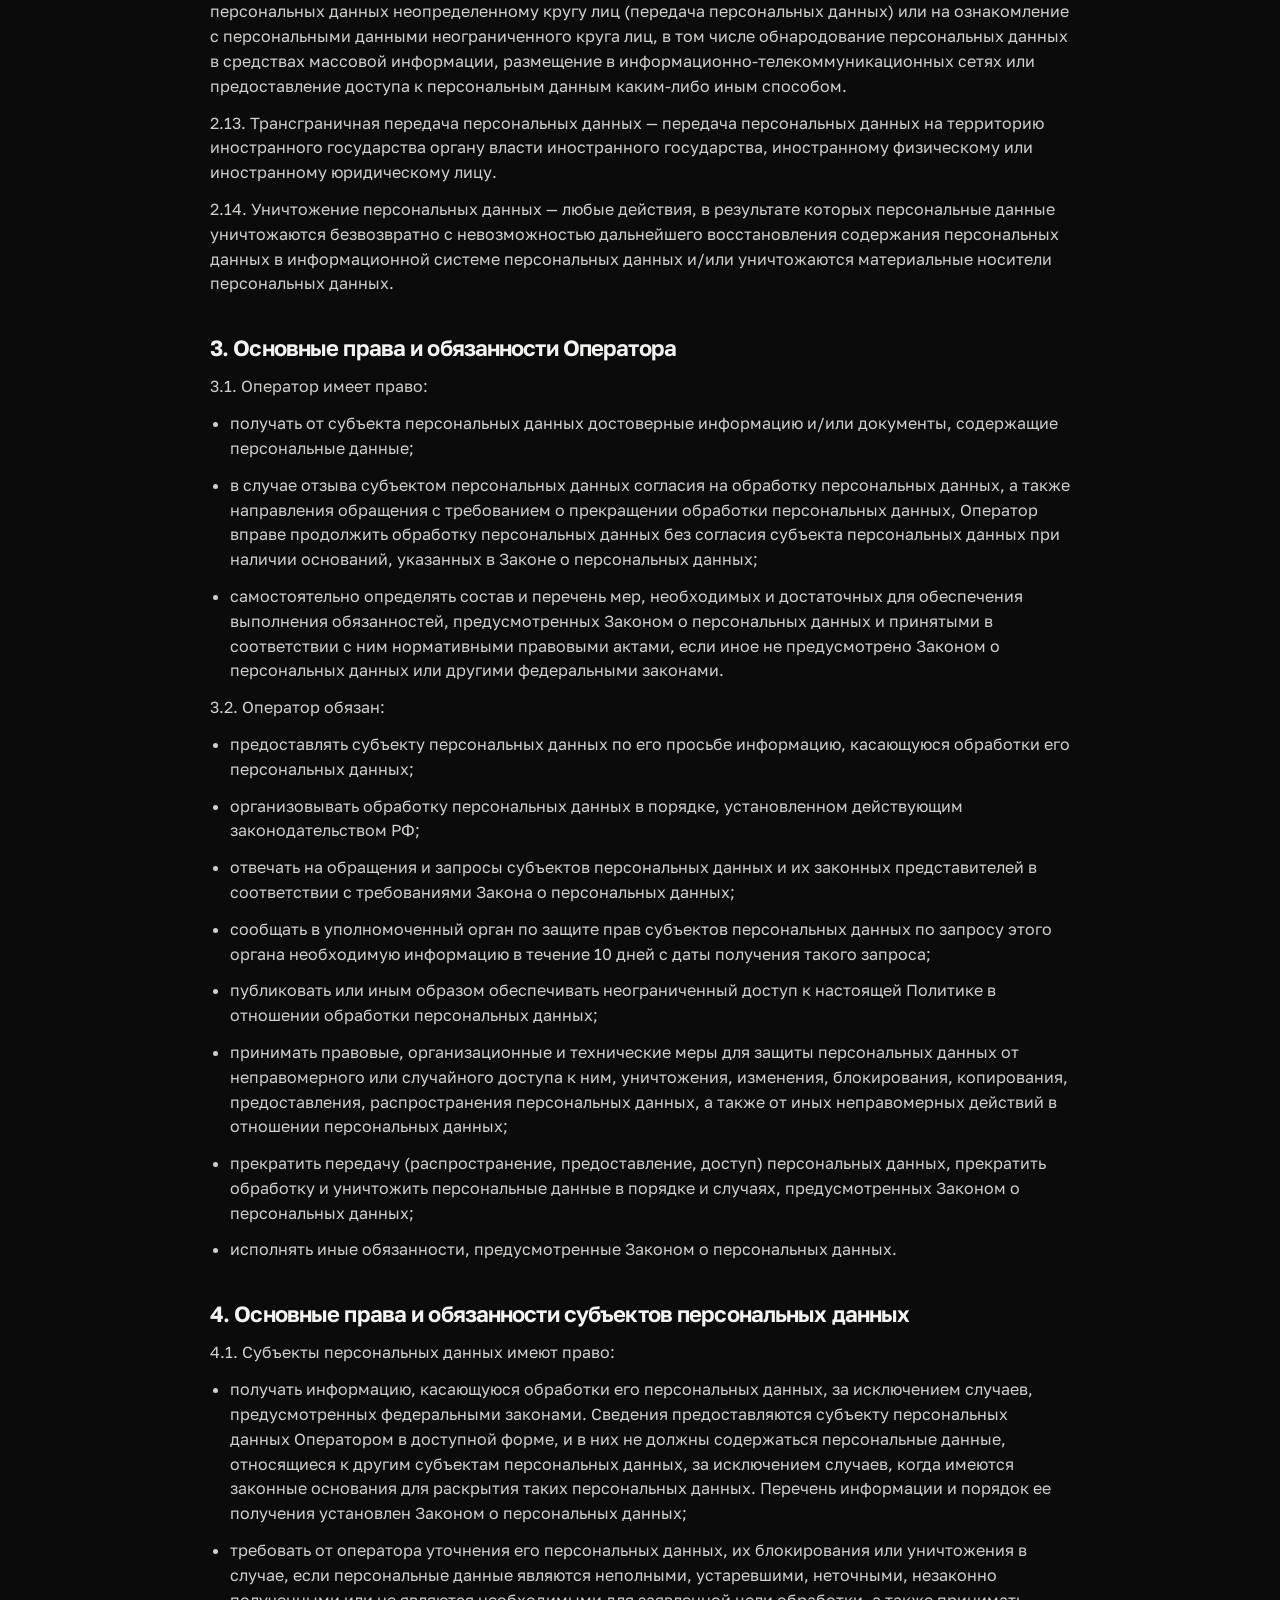
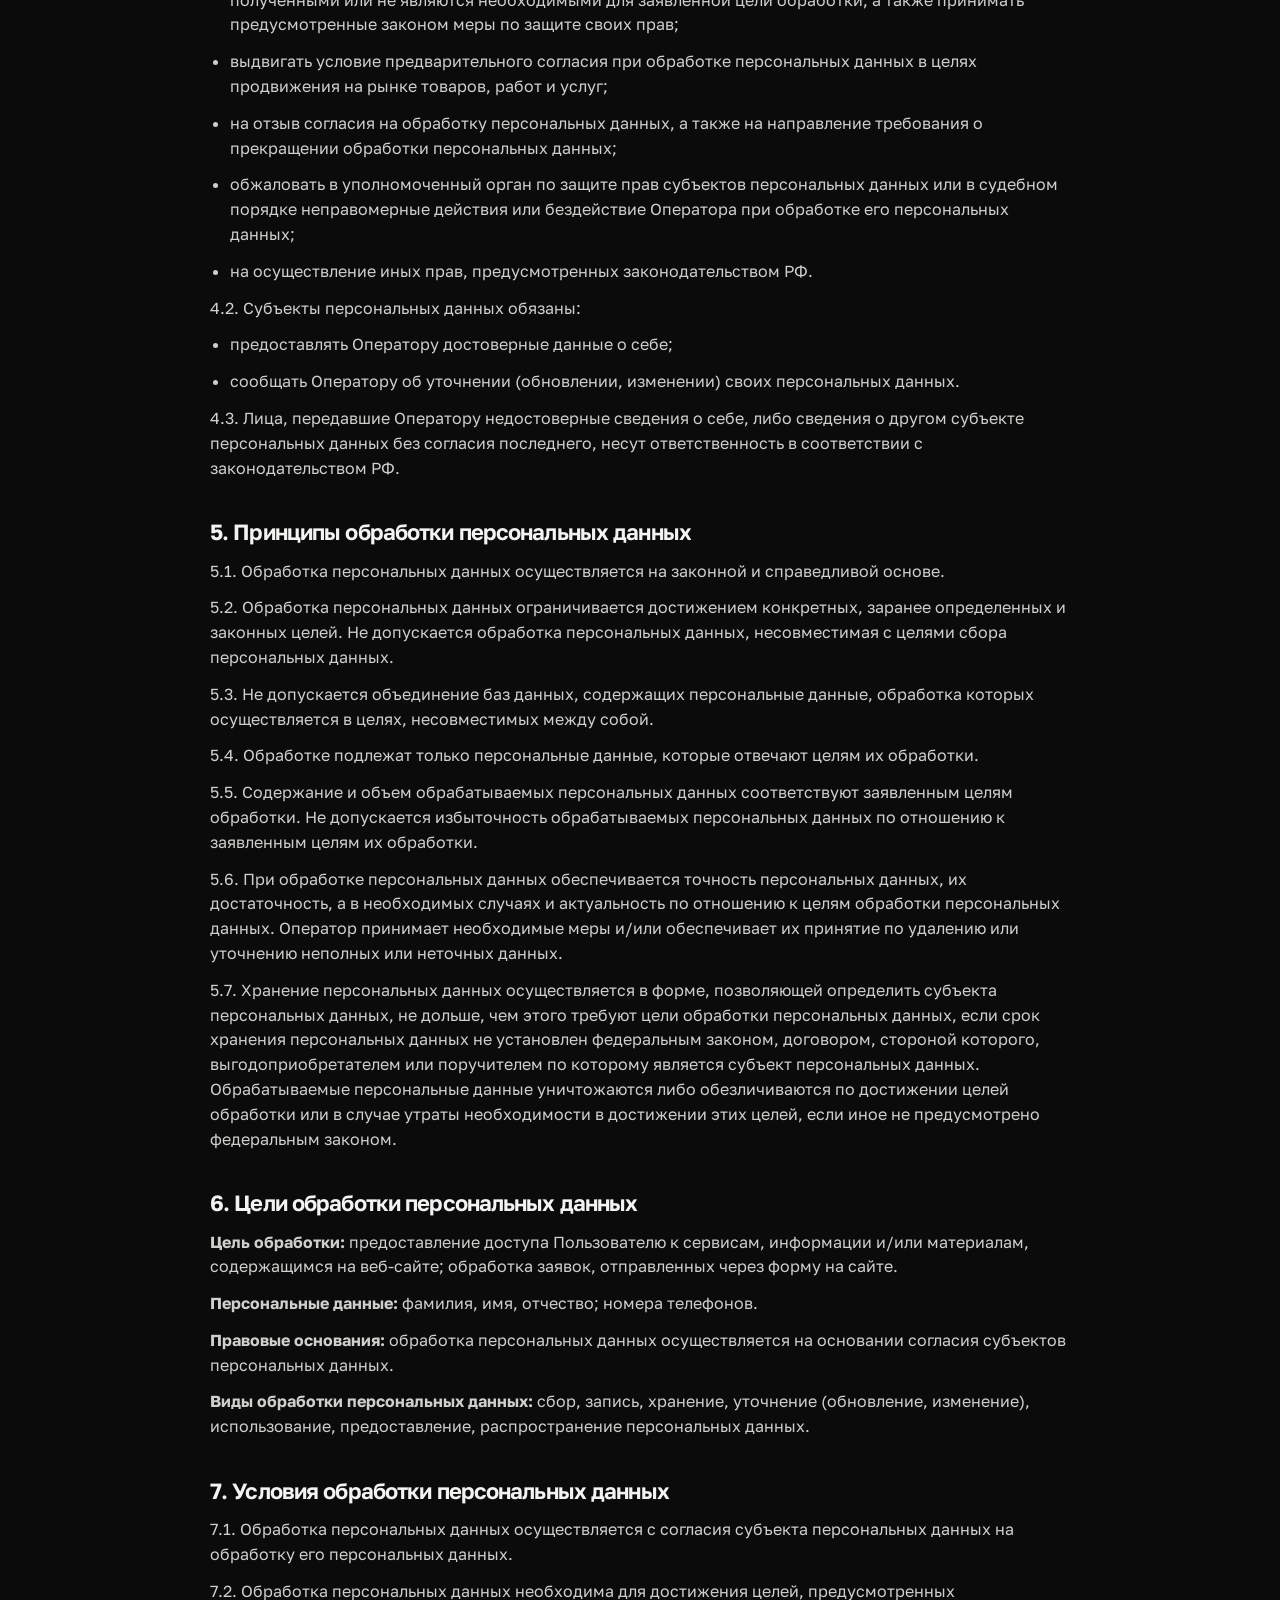
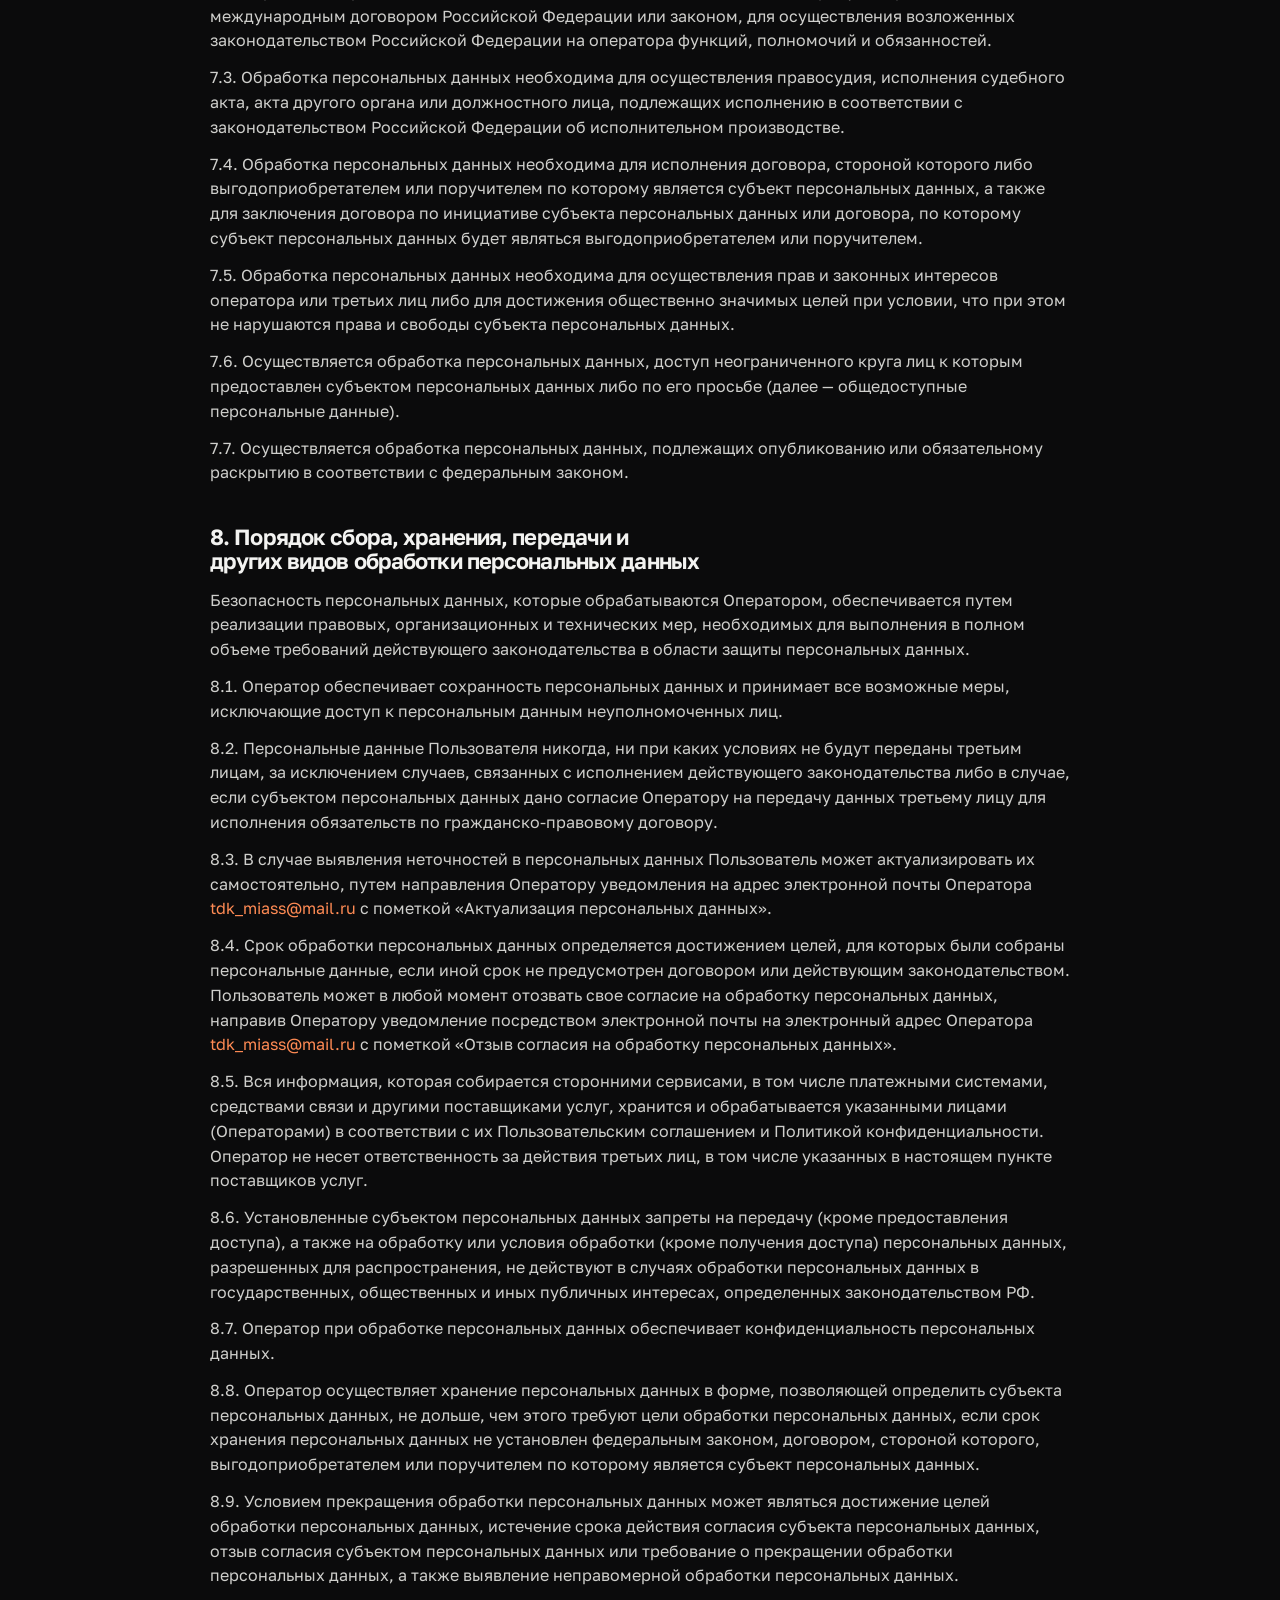
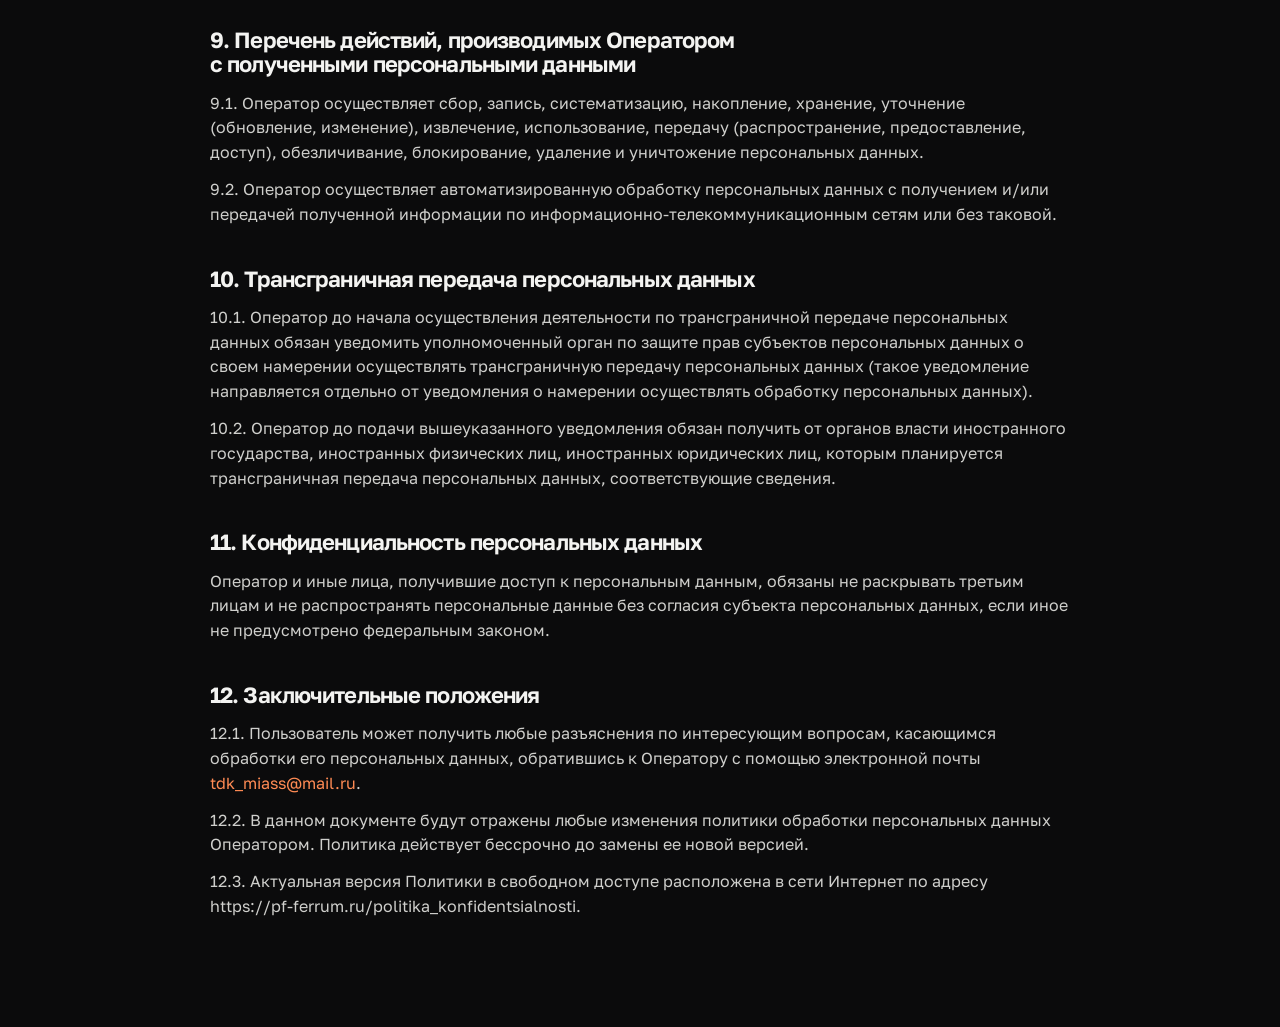
<file: politika_konfidentsialnosti/index.html>
<!DOCTYPE html>
<html lang="ru">
<head>
  <meta charset="utf-8">
  <meta name="viewport" content="width=device-width, initial-scale=1">
  <title>Политика обработки персональных данных — Феррум</title>
  <link rel="canonical" href="https://pf-ferrum.ru/politika_konfidentsialnosti/">
  <link rel="icon" href="../assets/favicon.svg" type="image/svg+xml">
  <link rel="stylesheet" href="../css/style.css">
  <style>
    .doc { padding: calc(var(--header-h) + 48px) 0 96px; }
    .doc .container { max-width: 860px; }
    .doc h1 { font-size: clamp(28px, 4vw, 44px); margin-bottom: 32px; }
    .doc h2 { font-size: 22px; margin: 40px 0 14px; }
    .doc p, .doc li { color: #CFCFCC; margin: 0 0 12px; }
    .doc ul { padding-left: 20px; margin: 0 0 12px; }
    .doc a { color: var(--accent-text); }
  </style>
</head>
<body>
<header class="header">
  <div class="container header__inner">
    <a class="header__logo" href="../" aria-label="Феррум — на главную"><img src="../assets/logo-full.svg" alt="Феррум" width="196" height="34"></a>
    <a class="link-arrow" href="../" style="margin-left:auto">На главную</a>
  </div>
</header>
<main class="doc">
  <div class="container">
    <h1>Политика в отношении обработки персональных данных</h1>

    <h2>1. Общие положения</h2>
    <p>Настоящая политика обработки персональных данных составлена в соответствии с требованиями Федерального закона от 27.07.2006 № 152-ФЗ «О персональных данных» (далее — Закон о персональных данных) и определяет порядок обработки персональных данных и меры по обеспечению безопасности персональных данных, предпринимаемые ООО «ФЕРУМ» (далее — Оператор).</p>
    <p>1.1. Оператор ставит своей важнейшей целью и условием осуществления своей деятельности соблюдение прав и свобод человека и гражданина при обработке его персональных данных, в том числе защиты прав на неприкосновенность частной жизни, личную и семейную тайну.</p>
    <p>1.2. Настоящая политика Оператора в отношении обработки персональных данных (далее — Политика) применяется ко всей информации, которую Оператор может получить о посетителях веб-сайта https://pf-ferrum.ru.</p>

    <h2>2. Основные понятия, используемые в Политике</h2>
    <p>2.1. Автоматизированная обработка персональных данных — обработка персональных данных с помощью средств вычислительной техники.</p>
    <p>2.2. Блокирование персональных данных — временное прекращение обработки персональных данных (за исключением случаев, если обработка необходима для уточнения персональных данных).</p>
    <p>2.3. Веб-сайт — совокупность графических и информационных материалов, а также программ для ЭВМ и баз данных, обеспечивающих их доступность в сети интернет по сетевому адресу https://pf-ferrum.ru.</p>
    <p>2.4. Информационная система персональных данных — совокупность содержащихся в базах данных персональных данных и обеспечивающих их обработку информационных технологий и технических средств.</p>
    <p>2.5. Обезличивание персональных данных — действия, в результате которых невозможно определить без использования дополнительной информации принадлежность персональных данных конкретному Пользователю или иному субъекту персональных данных.</p>
    <p>2.6. Обработка персональных данных — любое действие (операция) или совокупность действий (операций), совершаемых с использованием средств автоматизации или без использования таких средств с персональными данными, включая сбор, запись, систематизацию, накопление, хранение, уточнение (обновление, изменение), извлечение, использование, передачу (распространение, предоставление, доступ), обезличивание, блокирование, удаление, уничтожение персональных данных.</p>
    <p>2.7. Оператор — государственный орган, муниципальный орган, юридическое или физическое лицо, самостоятельно или совместно с другими лицами организующие и/или осуществляющие обработку персональных данных, а также определяющие цели обработки персональных данных, состав персональных данных, подлежащих обработке, действия (операции), совершаемые с персональными данными.</p>
    <p>2.8. Персональные данные — любая информация, относящаяся прямо или косвенно к определенному или определяемому Пользователю веб-сайта https://pf-ferrum.ru.</p>
    <p>2.9. Персональные данные, разрешенные субъектом персональных данных для распространения, — персональные данные, доступ неограниченного круга лиц к которым предоставлен субъектом персональных данных путем дачи согласия на обработку персональных данных, разрешенных субъектом персональных данных для распространения в порядке, предусмотренном Законом о персональных данных (далее — персональные данные, разрешенные для распространения).</p>
    <p>2.10. Пользователь — любой посетитель веб-сайта https://pf-ferrum.ru.</p>
    <p>2.11. Предоставление персональных данных — действия, направленные на раскрытие персональных данных определенному лицу или определенному кругу лиц.</p>
    <p>2.12. Распространение персональных данных — любые действия, направленные на раскрытие персональных данных неопределенному кругу лиц (передача персональных данных) или на ознакомление с персональными данными неограниченного круга лиц, в том числе обнародование персональных данных в средствах массовой информации, размещение в информационно-телекоммуникационных сетях или предоставление доступа к персональным данным каким-либо иным способом.</p>
    <p>2.13. Трансграничная передача персональных данных — передача персональных данных на территорию иностранного государства органу власти иностранного государства, иностранному физическому или иностранному юридическому лицу.</p>
    <p>2.14. Уничтожение персональных данных — любые действия, в результате которых персональные данные уничтожаются безвозвратно с невозможностью дальнейшего восстановления содержания персональных данных в информационной системе персональных данных и/или уничтожаются материальные носители персональных данных.</p>

    <h2>3. Основные права и обязанности Оператора</h2>
    <p>3.1. Оператор имеет право:</p>
    <ul>
      <li>получать от субъекта персональных данных достоверные информацию и/или документы, содержащие персональные данные;</li>
      <li>в случае отзыва субъектом персональных данных согласия на обработку персональных данных, а также направления обращения с требованием о прекращении обработки персональных данных, Оператор вправе продолжить обработку персональных данных без согласия субъекта персональных данных при наличии оснований, указанных в Законе о персональных данных;</li>
      <li>самостоятельно определять состав и перечень мер, необходимых и достаточных для обеспечения выполнения обязанностей, предусмотренных Законом о персональных данных и принятыми в соответствии с ним нормативными правовыми актами, если иное не предусмотрено Законом о персональных данных или другими федеральными законами.</li>
    </ul>
    <p>3.2. Оператор обязан:</p>
    <ul>
      <li>предоставлять субъекту персональных данных по его просьбе информацию, касающуюся обработки его персональных данных;</li>
      <li>организовывать обработку персональных данных в порядке, установленном действующим законодательством РФ;</li>
      <li>отвечать на обращения и запросы субъектов персональных данных и их законных представителей в соответствии с требованиями Закона о персональных данных;</li>
      <li>сообщать в уполномоченный орган по защите прав субъектов персональных данных по запросу этого органа необходимую информацию в течение 10 дней с даты получения такого запроса;</li>
      <li>публиковать или иным образом обеспечивать неограниченный доступ к настоящей Политике в отношении обработки персональных данных;</li>
      <li>принимать правовые, организационные и технические меры для защиты персональных данных от неправомерного или случайного доступа к ним, уничтожения, изменения, блокирования, копирования, предоставления, распространения персональных данных, а также от иных неправомерных действий в отношении персональных данных;</li>
      <li>прекратить передачу (распространение, предоставление, доступ) персональных данных, прекратить обработку и уничтожить персональные данные в порядке и случаях, предусмотренных Законом о персональных данных;</li>
      <li>исполнять иные обязанности, предусмотренные Законом о персональных данных.</li>
    </ul>

    <h2>4. Основные права и обязанности субъектов персональных данных</h2>
    <p>4.1. Субъекты персональных данных имеют право:</p>
    <ul>
      <li>получать информацию, касающуюся обработки его персональных данных, за исключением случаев, предусмотренных федеральными законами. Сведения предоставляются субъекту персональных данных Оператором в доступной форме, и в них не должны содержаться персональные данные, относящиеся к другим субъектам персональных данных, за исключением случаев, когда имеются законные основания для раскрытия таких персональных данных. Перечень информации и порядок ее получения установлен Законом о персональных данных;</li>
      <li>требовать от оператора уточнения его персональных данных, их блокирования или уничтожения в случае, если персональные данные являются неполными, устаревшими, неточными, незаконно полученными или не являются необходимыми для заявленной цели обработки, а также принимать предусмотренные законом меры по защите своих прав;</li>
      <li>выдвигать условие предварительного согласия при обработке персональных данных в целях продвижения на рынке товаров, работ и услуг;</li>
      <li>на отзыв согласия на обработку персональных данных, а также на направление требования о прекращении обработки персональных данных;</li>
      <li>обжаловать в уполномоченный орган по защите прав субъектов персональных данных или в судебном порядке неправомерные действия или бездействие Оператора при обработке его персональных данных;</li>
      <li>на осуществление иных прав, предусмотренных законодательством РФ.</li>
    </ul>
    <p>4.2. Субъекты персональных данных обязаны:</p>
    <ul>
      <li>предоставлять Оператору достоверные данные о себе;</li>
      <li>сообщать Оператору об уточнении (обновлении, изменении) своих персональных данных.</li>
    </ul>
    <p>4.3. Лица, передавшие Оператору недостоверные сведения о себе, либо сведения о другом субъекте персональных данных без согласия последнего, несут ответственность в соответствии с законодательством РФ.</p>

    <h2>5. Принципы обработки персональных данных</h2>
    <p>5.1. Обработка персональных данных осуществляется на законной и справедливой основе.</p>
    <p>5.2. Обработка персональных данных ограничивается достижением конкретных, заранее определенных и законных целей. Не допускается обработка персональных данных, несовместимая с целями сбора персональных данных.</p>
    <p>5.3. Не допускается объединение баз данных, содержащих персональные данные, обработка которых осуществляется в целях, несовместимых между собой.</p>
    <p>5.4. Обработке подлежат только персональные данные, которые отвечают целям их обработки.</p>
    <p>5.5. Содержание и объем обрабатываемых персональных данных соответствуют заявленным целям обработки. Не допускается избыточность обрабатываемых персональных данных по отношению к заявленным целям их обработки.</p>
    <p>5.6. При обработке персональных данных обеспечивается точность персональных данных, их достаточность, а в необходимых случаях и актуальность по отношению к целям обработки персональных данных. Оператор принимает необходимые меры и/или обеспечивает их принятие по удалению или уточнению неполных или неточных данных.</p>
    <p>5.7. Хранение персональных данных осуществляется в форме, позволяющей определить субъекта персональных данных, не дольше, чем этого требуют цели обработки персональных данных, если срок хранения персональных данных не установлен федеральным законом, договором, стороной которого, выгодоприобретателем или поручителем по которому является субъект персональных данных. Обрабатываемые персональные данные уничтожаются либо обезличиваются по достижении целей обработки или в случае утраты необходимости в достижении этих целей, если иное не предусмотрено федеральным законом.</p>

    <h2>6. Цели обработки персональных данных</h2>
    <p><b>Цель обработки:</b> предоставление доступа Пользователю к сервисам, информации и/или материалам, содержащимся на веб-сайте; обработка заявок, отправленных через форму на сайте.</p>
    <p><b>Персональные данные:</b> фамилия, имя, отчество; номера телефонов.</p>
    <p><b>Правовые основания:</b> обработка персональных данных осуществляется на основании согласия субъектов персональных данных.</p>
    <p><b>Виды обработки персональных данных:</b> сбор, запись, хранение, уточнение (обновление, изменение), использование, предоставление, распространение персональных данных.</p>

    <h2>7. Условия обработки персональных данных</h2>
    <p>7.1. Обработка персональных данных осуществляется с согласия субъекта персональных данных на обработку его персональных данных.</p>
    <p>7.2. Обработка персональных данных необходима для достижения целей, предусмотренных международным договором Российской Федерации или законом, для осуществления возложенных законодательством Российской Федерации на оператора функций, полномочий и обязанностей.</p>
    <p>7.3. Обработка персональных данных необходима для осуществления правосудия, исполнения судебного акта, акта другого органа или должностного лица, подлежащих исполнению в соответствии с законодательством Российской Федерации об исполнительном производстве.</p>
    <p>7.4. Обработка персональных данных необходима для исполнения договора, стороной которого либо выгодоприобретателем или поручителем по которому является субъект персональных данных, а также для заключения договора по инициативе субъекта персональных данных или договора, по которому субъект персональных данных будет являться выгодоприобретателем или поручителем.</p>
    <p>7.5. Обработка персональных данных необходима для осуществления прав и законных интересов оператора или третьих лиц либо для достижения общественно значимых целей при условии, что при этом не нарушаются права и свободы субъекта персональных данных.</p>
    <p>7.6. Осуществляется обработка персональных данных, доступ неограниченного круга лиц к которым предоставлен субъектом персональных данных либо по его просьбе (далее — общедоступные персональные данные).</p>
    <p>7.7. Осуществляется обработка персональных данных, подлежащих опубликованию или обязательному раскрытию в соответствии с федеральным законом.</p>

    <h2>8. Порядок сбора, хранения, передачи и других видов обработки персональных данных</h2>
    <p>Безопасность персональных данных, которые обрабатываются Оператором, обеспечивается путем реализации правовых, организационных и технических мер, необходимых для выполнения в полном объеме требований действующего законодательства в области защиты персональных данных.</p>
    <p>8.1. Оператор обеспечивает сохранность персональных данных и принимает все возможные меры, исключающие доступ к персональным данным неуполномоченных лиц.</p>
    <p>8.2. Персональные данные Пользователя никогда, ни при каких условиях не будут переданы третьим лицам, за исключением случаев, связанных с исполнением действующего законодательства либо в случае, если субъектом персональных данных дано согласие Оператору на передачу данных третьему лицу для исполнения обязательств по гражданско-правовому договору.</p>
    <p>8.3. В случае выявления неточностей в персональных данных Пользователь может актуализировать их самостоятельно, путем направления Оператору уведомления на адрес электронной почты Оператора <a href="mailto:tdk_miass@mail.ru">tdk_miass@mail.ru</a> с пометкой «Актуализация персональных данных».</p>
    <p>8.4. Срок обработки персональных данных определяется достижением целей, для которых были собраны персональные данные, если иной срок не предусмотрен договором или действующим законодательством. Пользователь может в любой момент отозвать свое согласие на обработку персональных данных, направив Оператору уведомление посредством электронной почты на электронный адрес Оператора <a href="mailto:tdk_miass@mail.ru">tdk_miass@mail.ru</a> с пометкой «Отзыв согласия на обработку персональных данных».</p>
    <p>8.5. Вся информация, которая собирается сторонними сервисами, в том числе платежными системами, средствами связи и другими поставщиками услуг, хранится и обрабатывается указанными лицами (Операторами) в соответствии с их Пользовательским соглашением и Политикой конфиденциальности. Оператор не несет ответственность за действия третьих лиц, в том числе указанных в настоящем пункте поставщиков услуг.</p>
    <p>8.6. Установленные субъектом персональных данных запреты на передачу (кроме предоставления доступа), а также на обработку или условия обработки (кроме получения доступа) персональных данных, разрешенных для распространения, не действуют в случаях обработки персональных данных в государственных, общественных и иных публичных интересах, определенных законодательством РФ.</p>
    <p>8.7. Оператор при обработке персональных данных обеспечивает конфиденциальность персональных данных.</p>
    <p>8.8. Оператор осуществляет хранение персональных данных в форме, позволяющей определить субъекта персональных данных, не дольше, чем этого требуют цели обработки персональных данных, если срок хранения персональных данных не установлен федеральным законом, договором, стороной которого, выгодоприобретателем или поручителем по которому является субъект персональных данных.</p>
    <p>8.9. Условием прекращения обработки персональных данных может являться достижение целей обработки персональных данных, истечение срока действия согласия субъекта персональных данных, отзыв согласия субъектом персональных данных или требование о прекращении обработки персональных данных, а также выявление неправомерной обработки персональных данных.</p>

    <h2>9. Перечень действий, производимых Оператором с полученными персональными данными</h2>
    <p>9.1. Оператор осуществляет сбор, запись, систематизацию, накопление, хранение, уточнение (обновление, изменение), извлечение, использование, передачу (распространение, предоставление, доступ), обезличивание, блокирование, удаление и уничтожение персональных данных.</p>
    <p>9.2. Оператор осуществляет автоматизированную обработку персональных данных с получением и/или передачей полученной информации по информационно-телекоммуникационным сетям или без таковой.</p>

    <h2>10. Трансграничная передача персональных данных</h2>
    <p>10.1. Оператор до начала осуществления деятельности по трансграничной передаче персональных данных обязан уведомить уполномоченный орган по защите прав субъектов персональных данных о своем намерении осуществлять трансграничную передачу персональных данных (такое уведомление направляется отдельно от уведомления о намерении осуществлять обработку персональных данных).</p>
    <p>10.2. Оператор до подачи вышеуказанного уведомления обязан получить от органов власти иностранного государства, иностранных физических лиц, иностранных юридических лиц, которым планируется трансграничная передача персональных данных, соответствующие сведения.</p>

    <h2>11. Конфиденциальность персональных данных</h2>
    <p>Оператор и иные лица, получившие доступ к персональным данным, обязаны не раскрывать третьим лицам и не распространять персональные данные без согласия субъекта персональных данных, если иное не предусмотрено федеральным законом.</p>

    <h2>12. Заключительные положения</h2>
    <p>12.1. Пользователь может получить любые разъяснения по интересующим вопросам, касающимся обработки его персональных данных, обратившись к Оператору с помощью электронной почты <a href="mailto:tdk_miass@mail.ru">tdk_miass@mail.ru</a>.</p>
    <p>12.2. В данном документе будут отражены любые изменения политики обработки персональных данных Оператором. Политика действует бессрочно до замены ее новой версией.</p>
    <p>12.3. Актуальная версия Политики в свободном доступе расположена в сети Интернет по адресу https://pf-ferrum.ru/politika_konfidentsialnosti.</p>
  </div>
</main>
</body>
</html>
</file>
<file: css/style.css>
/* ФЕРРУМ — тёмный графит, светлые поля каталога и фирменный оранжевый. */
@font-face {
  font-family: 'Golos Text';
  font-style: normal;
  font-weight: 400 700;
  font-display: swap;
  src: url("../assets/fonts/golos-text-cyrillic.woff2") format('woff2');
  unicode-range: U+0301, U+0400-045F, U+0490-0491, U+04B0-04B1, U+2116;
}

@font-face {
  font-family: 'Golos Text';
  font-style: normal;
  font-weight: 400 700;
  font-display: swap;
  src: url("../assets/fonts/golos-text-latin.woff2") format('woff2');
  unicode-range: U+0000-00FF, U+0131, U+0152-0153, U+02BB-02BC, U+02C6, U+02DA, U+02DC, U+0304, U+0308, U+0329, U+2000-206F, U+20AC, U+2122, U+2191, U+2193, U+2212, U+2215, U+FEFF, U+FFFD;
}

:root {
  --accent: #e85102;
  --accent-hover: #ff7430;
  --accent-ink: #170c06;
  --accent-text: #ff8b54;
  --accent-on-light: #a83800;
  --bg: #0b0b0c;
  --bg-2: #141618;
  --surface: #1b1e20;
  --line: #383d41;
  --line-strong: #666d73;
  --text: #f3f3f1;
  --muted: #b3b9bc;
  --light: #edf0ef;
  --light-card: #f9faf9;
  --ink: #171a1c;
  --ink-muted: #4d575c;
  --ink-line: #bfc7c9;
  --radius: 4px;
  --container: 1440px;
  --gutter: clamp(18px, 4vw, 56px);
  --header-h: 76px;
  --motion-fast: 160ms;
  --motion-panel: 240ms;
  --motion-ease: cubic-bezier(.2, .7, .3, 1);
  --font: "Golos Text", "Segoe UI", Arial, sans-serif;
  --technical: ui-monospace, "Cascadia Mono", Consolas, monospace;
}

*, *::before, *::after { box-sizing: border-box; }
html { scroll-behavior: smooth; scroll-padding-top: calc(var(--header-h) + 14px); -webkit-text-size-adjust: 100%; }
body { margin: 0; color: var(--text); background: var(--bg); font: 16px/1.55 var(--font); }
img, svg { display: block; max-width: 100%; }
a { color: inherit; text-decoration: none; }
button { font: inherit; color: inherit; cursor: pointer; }
:focus-visible { outline: 2px solid currentColor; outline-offset: 4px; }
.sr-only { position: absolute; width: 1px; height: 1px; overflow: hidden; clip-path: inset(50%); white-space: nowrap; }
.sr-only:focus-visible {
  position: fixed; z-index: 60; top: 12px; left: var(--gutter);
  width: auto; height: auto; padding: 12px 16px; clip-path: none;
  color: var(--ink); background: var(--light-card);
}
.container { width: min(100% - 2 * var(--gutter), var(--container)); margin-inline: auto; }
h1, h2, h3 { margin: 0; font-weight: 650; line-height: 1.1; letter-spacing: -.04em; }
h2 { font-size: clamp(32px, 4.3vw, 63px); text-wrap: balance; }
h3 { font-size: clamp(19px, 1.6vw, 25px); letter-spacing: -.025em; }
p, figure { margin: 0; }
.eyebrow, .brands__label, .product__tag, .service__num, .footer h4 {
  font: 500 12px/1.4 var(--technical); text-transform: uppercase; letter-spacing: .05em;
}
.eyebrow { display: block; color: var(--muted); }
.section {
  --section-line: var(--line);
  padding: clamp(60px, 7.2vw, 108px) 0;
  border-top: 1px solid var(--section-line);
}
.section--alt { background: var(--bg-2); }
.section--light { --section-line: var(--ink-line); background: var(--light); color: var(--ink); }
.section--light .eyebrow, .section--light .section-head__lead { color: var(--ink-muted); }
.section-head {
  display: flex; flex-wrap: wrap; align-items: end; justify-content: space-between;
  gap: 16px 32px; margin-bottom: clamp(26px, 3.6vw, 48px);
  padding-top: 16px; border-top: 1px solid var(--section-line);
}
.section-head__text { display: grid; gap: 12px; }
.section-head__lead { max-width: 38ch; color: var(--muted); }

.btn {
  display: inline-flex; align-items: center; justify-content: center; gap: 10px;
  min-height: 48px; padding: 8px 16px; border: 1px solid transparent; border-radius: var(--radius);
  font-size: 14px; font-weight: 650; line-height: 1.3; text-align: center;
  transition: color .15s, background-color .15s, border-color .15s;
}
.btn svg, .link-arrow svg { width: 17px; height: 17px; flex: none; }
.btn--accent { background: var(--accent); color: var(--accent-ink); }
.btn--accent:hover { background: var(--accent-hover); }
.btn--accent:focus-visible { outline-color: var(--text); }
.btn--ghost { border-color: var(--line-strong); color: var(--text); background: var(--bg-2); }
.btn--ghost:hover { border-color: var(--text); background: var(--surface); }
.btn--dark { background: var(--ink); color: var(--text); }
.btn--dark:hover { background: #30373b; }
.btn:disabled { cursor: wait; }
.link-arrow {
  display: inline-flex; align-items: center; gap: 7px; width: fit-content; min-height: 32px;
  font-size: 14px; font-weight: 650; line-height: 1.25; color: var(--accent-text);
  text-underline-offset: 4px;
}
.link-arrow:hover { text-decoration: underline; }
.section--light .link-arrow { color: var(--accent-on-light); }

.header {
  position: fixed; inset: 0 0 auto; z-index: 50; height: var(--header-h);
  background: var(--bg); border-bottom: 1px solid var(--line);
}
.header__inner { height: 100%; display: flex; align-items: center; gap: clamp(14px, 2.3vw, 36px); }
.header__logo, .header__phone { flex: none; }
.header__logo img { width: auto; height: 29px; }
.nav {
  display: flex; align-items: center; margin-inline: auto; padding: 3px;
  border: 1px solid var(--line); border-radius: var(--radius); background: var(--bg-2);
}
.nav a {
  position: relative; min-height: 36px; padding: 8px clamp(9px, 1.15vw, 18px);
  font-size: 14px; color: var(--muted); white-space: nowrap;
  transition: background-color var(--motion-fast), color var(--motion-fast);
}
.nav a:hover, .nav a[aria-current="location"] { color: var(--text); background: var(--surface); }
.nav a[aria-current="location"]::after {
  content: ""; position: absolute; bottom: 0; left: 10px; right: 10px; height: 2px;
  background: var(--accent);
}
.nav a:focus-visible { z-index: 1; outline-offset: -2px; }
.header__phone { font-weight: 650; font-size: 14px; font-variant-numeric: tabular-nums; line-height: 1.35; }
.header__phone small { display: block; font-weight: 400; font-size: 12px; color: var(--muted); }
.header .btn { min-height: 42px; flex: none; }
.burger {
  display: none; min-height: 44px; padding: 0 38px 0 12px; border-radius: var(--radius);
  border: 1px solid var(--line-strong); background: var(--surface);
  position: relative; font-size: 14px; font-weight: 650;
}
.burger span {
  position: absolute; right: 11px; width: 16px; height: 2px; background: var(--text);
  transition: transform var(--motion-fast), opacity var(--motion-fast);
}
.burger span:nth-child(1) { top: 14px; }
.burger span:nth-child(2) { top: 20px; }
.burger span:nth-child(3) { top: 26px; }
.menu-open .burger span:nth-child(1) { transform: translateY(6px) rotate(45deg); }
.menu-open .burger span:nth-child(2) { opacity: 0; }
.menu-open .burger span:nth-child(3) { transform: translateY(-6px) rotate(-45deg); }
.mobile-menu {
  display: none; position: fixed; inset: var(--header-h) 0 0; z-index: 49;
  overflow-y: auto; background: var(--bg-2); padding: 24px max(var(--gutter), (100% - 600px) / 2) 32px;
  flex-direction: column;
}
.menu-open .mobile-menu { display: flex; animation: menu-enter var(--motion-panel) var(--motion-ease); }
@keyframes menu-enter {
  from { opacity: 0; transform: translateY(-8px); }
  to { opacity: 1; transform: translateY(0); }
}
.mobile-menu__link {
  display: flex; align-items: center; justify-content: space-between; gap: 12px;
  padding: 14px; border: 1px solid var(--line);
  font-size: clamp(20px, 4.5vw, 28px); font-weight: 600; line-height: 1.2;
}
.mobile-menu__link + .mobile-menu__link { border-top: 0; }
.mobile-menu__link::after {
  content: ""; width: 8px; height: 8px; flex: none; margin-right: 3px;
  border: solid var(--muted); border-width: 1px 1px 0 0; transform: rotate(45deg);
}
.mobile-menu__link:hover, .mobile-menu__link[aria-current="location"] { background: var(--surface); }
.mobile-menu__link[aria-current="location"] { box-shadow: inset 3px 0 var(--accent); }
.mobile-menu__link[aria-current="location"]::after { border-color: var(--accent-text); }
.mobile-menu__link:focus-visible { outline-offset: -4px; }
.mobile-menu__contacts { margin-top: auto; padding-top: 26px; display: grid; gap: 14px; }
.mobile-menu__contacts a:not(.btn) { width: fit-content; }

.hero { padding: calc(var(--header-h) + clamp(24px, 3.6vw, 54px)) 0 0; }
.hero__grid {
  display: grid; grid-template-columns: minmax(0, 1.08fr) minmax(0, 1fr);
  min-height: clamp(425px, 36vw, 555px);
  background: var(--bg-2); border: 1px solid var(--line); border-radius: var(--radius);
}
.hero__content { align-self: center; padding: clamp(22px, 3.25vw, 54px); display: grid; gap: clamp(16px, 1.8vw, 26px); }
.hero .eyebrow { border-left: 2px solid var(--accent); padding-left: 10px; }
.hero h1 { font-size: clamp(37px, 4.1vw, 63px); line-height: 1.03; letter-spacing: -.055em; }
.hero h1 span { color: var(--accent-text); }
.hero__lead { color: #cad0d2; max-width: 53ch; }
.hero__actions { display: flex; flex-wrap: wrap; gap: 8px; }
.hero__visual { min-width: 0; position: relative; display: grid; align-items: end; isolation: isolate; border-left: 1px solid var(--line); }
.hero__bg { position: absolute; inset: 0; z-index: -1; }
.hero__bg img { width: 100%; height: 100%; object-fit: cover; object-position: 65% top; }
.hero-card { width: min(100%, 430px); margin-left: auto; background: var(--bg-2); border-top: 1px solid var(--line); border-left: 1px solid var(--line); }
.hero-card__tabs { display: grid; grid-template-columns: repeat(3, 1fr); border-bottom: 1px solid var(--line); }
.hero-card__tab {
  min-height: 44px; padding: 7px 4px; border: 0; border-bottom: 2px solid transparent;
  background: none; color: var(--muted); font-size: 13px; line-height: 1.25;
}
.hero-card__tab + .hero-card__tab { border-left: 1px solid var(--line); }
.hero-card__tab:hover { color: var(--text); background: var(--surface); }
.hero-card__tab[aria-selected="true"] { color: var(--text); background: var(--surface); border-bottom-color: var(--accent); }
.hero-card__tab:focus-visible { outline-offset: -4px; }
.hero-card__panel { display: grid; grid-template-columns: 30% minmax(0, 1fr); align-items: stretch; }
.hero-card__img { display: grid; place-items: center; background: #000; }
.hero-card__img img { width: 100%; height: 100%; max-height: 100px; object-fit: contain; }
.hero-card__info { min-height: 86px; padding: 12px 14px; align-content: center; }
.hero-card__title { font-size: 16px; font-weight: 650; line-height: 1.2; }
.hero__chips { display: flex; flex-wrap: wrap; gap: 1px; margin-block: 12px; background: var(--line); border: 1px solid var(--line); }
.chip {
  flex: auto; display: flex; align-items: center; justify-content: space-between; gap: 8px;
  min-height: 44px; padding: 8px 12px; background: var(--bg-2); font-size: 13px; line-height: 1.3;
}
.chip::after { content: ""; width: 6px; height: 6px; flex: none; border: solid var(--accent-text); border-width: 1px 1px 0 0; transform: rotate(45deg); }
.chip:hover { background: var(--surface); text-decoration: underline; text-underline-offset: 4px; }
.chip:focus-visible { outline-offset: -4px; }
.stats { display: grid; grid-template-columns: repeat(4, 1fr); border-block: 1px solid var(--line); }
.stat { min-width: 0; padding: clamp(14px, 2vw, 27px); display: grid; align-content: start; gap: 5px; }
.stat + .stat { border-left: 1px solid var(--line); }
.stat b { font-size: clamp(25px, 3vw, 45px); font-weight: 600; line-height: 1; letter-spacing: -.055em; font-variant-numeric: tabular-nums; }
.stat span { color: var(--muted); font-size: 13px; }

.brands { padding: 26px 0 30px; }
.brands__label { color: var(--muted); margin-bottom: 12px; }
.brands__rows { overflow-x: auto; scrollbar-color: var(--line-strong) var(--bg-2); }
.brands__rows:focus-visible { outline-offset: 3px; }
.marquee { min-width: 860px; }
.marquee img { width: 100%; height: auto; }
.marquee--rev { margin-top: 6px; }

.products-grid {
  display: grid; grid-template-columns: repeat(4, minmax(0, 1fr)); gap: 1px;
  border: 1px solid var(--ink-line); background: var(--ink-line);
}
.product { min-width: 0; background: var(--light-card); display: flex; flex-direction: column; }
.product__img { aspect-ratio: 3/2; background: #000; }
.product__img img { width: 100%; height: 100%; object-fit: contain; }
.product__body { display: flex; flex-direction: column; align-items: start; flex: 1; padding: clamp(12px, 1.6vw, 24px); gap: 9px; }
.product__tag { color: var(--ink-muted); font-size: 11px; }
.product .link-arrow { margin-top: auto; padding-top: 4px; }
.product--wide { grid-column: span 2; }
.product--wide .product__img { aspect-ratio: 2/1; }
.product--accent { background: var(--surface); color: var(--text); }
.product--accent .product__tag { color: var(--muted); }
.product--accent .link-arrow { color: var(--accent-text); }
.products-cta {
  margin-top: 14px; display: flex; flex-wrap: wrap; align-items: center; justify-content: space-between;
  gap: 18px; padding: clamp(16px, 2.3vw, 32px); background: var(--ink); color: var(--text);
  border-left: 3px solid var(--accent);
}
.products-cta p { font-size: clamp(17px, 1.7vw, 23px); font-weight: 600; max-width: 49ch; line-height: 1.3; }

.about, .certs, .geo, .contact { display: grid; grid-template-columns: minmax(0, 1fr) minmax(0, 1fr); gap: clamp(28px, 5vw, 76px); }
.about, .certs, .geo { align-items: center; }
.about__text, .certs__text, .geo__text, .contact__info { display: grid; gap: 16px; align-content: start; }
.about__text > p, .certs__text > p, .geo__text > p, .contact__info > p { color: var(--muted); max-width: 57ch; }
.about__list { display: grid; grid-template-columns: 1fr 1fr; column-gap: 22px; margin-top: 8px; }
.about__item { display: grid; align-content: start; gap: 4px; padding: 12px 0; border-top: 1px solid var(--line); }
.about__item b { font-weight: 650; }
.about__item span { font-size: 14px; color: var(--muted); }
.about__visual { display: grid; gap: 18px; background: var(--bg-2); border: 1px solid var(--line); padding: clamp(18px, 4vw, 55px); }
.about__visual img { width: min(100%, 340px); height: auto; margin-inline: auto; }
.about__visual figcaption { border-top: 1px solid var(--line); padding-top: 12px; color: var(--muted); font-size: 14px; }

.services-grid { display: grid; grid-template-columns: repeat(6, minmax(0, 1fr)); gap: 1px; background: var(--line); border: 1px solid var(--line); }
.service { grid-column: span 2; min-width: 0; position: relative; display: grid; grid-template-rows: auto 1fr; background: var(--bg); }
.service--lg { grid-column: span 3; }
.service img { width: 100%; height: clamp(126px, 15vw, 204px); object-fit: cover; }
.service--lg img { height: clamp(146px, 19vw, 285px); }
.service > div { padding: clamp(14px, 2vw, 27px); }
.service__num {
  position: absolute; top: 10px; left: 10px; padding: 4px 7px;
  background: var(--bg); color: var(--text); border: 1px solid var(--line-strong);
}
.service h3 { max-width: 26ch; }
.service p { margin-top: 8px; color: var(--muted); font-size: 15px; }
.service--cta { display: flex; flex-direction: column; justify-content: space-between; background: #262b2e; }
.service--cta .service__num { position: static; align-self: start; margin: 16px 16px 0; border: 0; background: none; color: var(--accent-text); }
.service--cta .btn { margin-top: 18px; background: var(--accent); color: var(--accent-ink); }
.service--cta .btn:hover { background: var(--accent-hover); }

.cycle { display: grid; grid-template-columns: minmax(245px, 1fr) minmax(0, 2.2fr); gap: 1px; border: 1px solid var(--ink-line); background: var(--ink-line); }
.cycle__steps { display: grid; }
.cycle__step {
  display: flex; align-items: center; gap: 12px; position: relative; padding: 12px 16px;
  min-height: 57px; border: 0; background: var(--light-card); color: var(--ink);
  text-align: left; font-weight: 600; line-height: 1.25;
}
.cycle__step + .cycle__step { border-top: 1px solid var(--ink-line); }
.cycle__step i { font: normal 14px var(--technical); color: var(--ink-muted); flex: none; }
.cycle__step:hover { background: #dbe1e1; }
.cycle__step[aria-selected="true"] { background: var(--surface); color: var(--text); box-shadow: inset 3px 0 var(--accent); }
.cycle__step[aria-selected="true"] i { color: var(--accent-text); }
.cycle__step:focus-visible { outline-offset: -5px; }
.cycle__panel {
  position: relative; background: var(--bg-2); color: var(--text);
  display: grid; grid-template-rows: 1fr auto; gap: 24px;
  padding: clamp(25px, 3.6vw, 52px);
}
.cycle__panel[hidden] { display: none; }
.cycle__panel:focus-visible { outline-offset: -5px; }
.cycle__big { position: absolute; inset: 12px 14px auto auto; color: var(--accent-text); font: 14px var(--technical); }
.cycle__panel h3 { max-width: 23ch; padding-right: 12px; font-size: clamp(23px, 3vw, 43px); }
.cycle__panel p { color: var(--muted); max-width: 57ch; margin-top: 14px; }
.cycle__progress { display: flex; gap: 6px; }
.cycle__progress span { height: 3px; flex: 1; background: var(--line-strong); }
.cycle__progress span.on { background: var(--accent); }

.certs { grid-template-columns: minmax(0, 1.1fr) minmax(0, 1fr); }
.certs__images { display: grid; grid-template-columns: 1fr 1fr; gap: 10px; }
.certs__images a { display: block; border: 1px solid var(--line-strong); padding: clamp(4px, 1vw, 12px); background: var(--surface); }
.certs__images a:hover { border-color: var(--text); }
.certs__images img { width: 100%; height: auto; }
.timeline { display: grid; grid-template-columns: repeat(6, minmax(0, 1fr)); list-style: none; padding: 0; margin: 0; }
.tl { display: grid; align-content: start; grid-template-rows: auto 1px auto; gap: 14px; padding: 0 16px 12px 0; }
.tl__year { font-size: clamp(25px, 3.15vw, 46px); line-height: 1; letter-spacing: -.055em; font-weight: 650; font-variant-numeric: tabular-nums; }
.tl__dot { position: relative; height: 1px; margin-right: -16px; background: var(--line-strong); }
.tl__dot::before { content: ""; position: absolute; width: 9px; height: 5px; top: -2px; background: var(--accent); }
.tl p { color: var(--muted); font-size: 14px; }
.geo { grid-template-columns: minmax(0, 1fr) minmax(0, 1.4fr); }
.geo img { width: 100%; height: auto; }
.geo__legend { display: flex; gap: 8px 18px; flex-wrap: wrap; color: var(--muted); font-size: 13px; }
.geo__legend span { display: inline-flex; align-items: center; gap: 7px; }
.geo__legend span::before { content: ""; width: 10px; height: 10px; background: var(--accent); }
.geo__legend span + span::before { background: #989795; }

.lead-block { display: grid; grid-template-columns: 1.4fr 1fr; gap: clamp(20px, 4vw, 56px); }
.quote { display: grid; gap: 14px; background: var(--light-card); border-left: 3px solid var(--accent); padding: clamp(18px, 3vw, 42px); }
.quote__mark { width: 33px; color: var(--accent-on-light); }
.quote blockquote { margin: 0; font-size: clamp(20px, 2.5vw, 34px); line-height: 1.25; letter-spacing: -.025em; }
.quote__person { display: flex; align-items: center; gap: 12px; padding-top: 16px; border-top: 1px solid var(--ink-line); }
.quote__person b { display: block; font-weight: 650; }
.quote__person span { color: var(--ink-muted); font-size: 14px; }
.quote__avatar { width: 42px; height: 36px; background: var(--ink); display: grid; place-items: center; flex: none; }
.quote__avatar img { width: 28px; height: auto; }
.promises { display: grid; align-content: center; }
.promise { display: flex; align-items: flex-start; gap: 12px; padding: 14px 0; border-top: 1px solid var(--ink-line); }
.promise:last-child { border-bottom: 1px solid var(--ink-line); }
.promise svg { width: 20px; height: 20px; color: var(--accent-on-light); flex: none; margin-top: 2px; }
.promise p { font-weight: 550; }

.contact-list { margin-top: 8px; }
.contact-row {
  display: flex; justify-content: space-between; align-items: center; gap: 10px;
  min-height: 56px; padding: 8px 0; border-top: 1px solid var(--line);
}
.contact-row:last-child { border-bottom: 1px solid var(--line); }
.contact-row:hover b, .footer a:hover { text-decoration: underline; text-underline-offset: 4px; }
.contact-row small { display: block; color: var(--muted); font-size: 13px; }
.contact-row b { font-size: 16px; font-weight: 650; }
.contact-row svg { width: 20px; height: 20px; color: var(--accent-text); flex: none; }
.form {
  display: grid; align-content: start; gap: 14px; padding: clamp(18px, 3.3vw, 46px);
  min-width: 0; background: var(--surface); border: 1px solid var(--line); border-top: 3px solid var(--accent);
}
.form h3 { font-size: clamp(22px, 2.4vw, 34px); margin-bottom: 4px; }
.field { display: grid; gap: 5px; }
.field label { font-size: 14px; color: var(--muted); }
.field input, .field textarea {
  width: 100%; min-height: 45px; padding: 9px 12px; border-radius: var(--radius);
  border: 1px solid var(--line-strong); background: var(--bg-2); color: var(--text); font: inherit;
}
.field textarea { min-height: 104px; resize: vertical; }
.field input:focus, .field textarea:focus { border-color: var(--accent-text); }
.field .error { color: #ff9c87; font-size: 13px; }
.field .error:empty, .form__status:empty { margin-top: -5px; }
.field.invalid input { border-color: #ff9c87; }
.check { display: flex; gap: 10px; align-items: flex-start; font-size: 14px; color: var(--muted); cursor: pointer; }
.check input { width: 20px; height: 20px; accent-color: var(--accent); margin: 1px 0 0; flex: none; }
.check a, .form__status a { color: var(--text); text-decoration: underline; text-underline-offset: 3px; }
.form .btn { justify-self: start; }
.form__status { font-size: 14px; }
.form__status.ok { color: #93dcab; }
.form__status.err { color: #ff9c87; }

.footer { background: var(--bg-2); border-top: 1px solid var(--line); padding: 46px 0 24px; }
.footer__top { display: grid; grid-template-columns: 1.4fr 1fr 1fr 1.1fr; gap: 28px; }
.footer__logo img { height: 32px; width: auto; }
.footer__about { color: var(--muted); font-size: 14px; margin-top: 12px; max-width: 33ch; }
.footer h4 { color: var(--muted); margin: 0 0 12px; }
.footer ul { list-style: none; margin: 0; padding: 0; display: grid; gap: 6px; }
.footer li a { font-size: 14px; }
.footer li small { display: block; color: var(--muted); font-size: 13px; }
.footer__bottom {
  margin-top: 20px; padding-top: 18px; border-top: 1px solid var(--line);
  display: flex; flex-wrap: wrap; justify-content: space-between; gap: 10px; font-size: 13px; color: var(--muted);
}
.footer__word { margin-top: 36px; width: 100%; height: auto; opacity: .65; }
.fab {
  position: fixed; right: 14px; bottom: max(14px, env(safe-area-inset-bottom)); z-index: 40;
  display: none; width: 47px; height: 47px; border-radius: var(--radius);
  background: var(--accent); border: 1px solid var(--accent-hover); color: var(--accent-ink); place-items: center;
}
.fab svg { width: 24px; height: 24px; }
.fab:focus-visible { outline: 2px solid var(--accent-text); }

@media (max-width: 1180px) {
  .header__phone { display: none; }
}
@media (max-width: 960px) {
  :root { --header-h: 64px; }
  .nav, .header .btn { display: none; }
  .burger { display: block; margin-left: auto; }
  .hero__grid { min-height: 0; }
  .hero__content { padding: 22px; }
  .hero h1 { font-size: clamp(32px, 4.8vw, 44px); }
  .products-grid { grid-template-columns: repeat(2, minmax(0, 1fr)); }
  .product--wide { grid-column: span 1; }
  .product--wide .product__img { aspect-ratio: 3/2; }
  .about, .certs, .geo, .contact { gap: 24px; }
  .about__list { grid-template-columns: 1fr; }
  .timeline { grid-template-columns: repeat(3, minmax(0, 1fr)); row-gap: 18px; }
  .footer__top { grid-template-columns: 1fr 1fr; }
  .footer__bottom { padding-right: 52px; }
  .fab { display: grid; }
}
@media (max-width: 700px) {
  .hero__grid, .about, .certs, .geo, .contact, .lead-block { grid-template-columns: minmax(0, 1fr); }
  .hero__visual { min-height: 290px; border-left: 0; border-top: 1px solid var(--line); }
  .hero__bg img { object-position: center 35%; }
  .hero-card { border-left: 0; }
  .hero__chips { display: grid; grid-template-columns: repeat(2, minmax(0, 1fr)); }
  .chip:last-child { grid-column: span 2; }
  .stats { grid-template-columns: repeat(2, minmax(0, 1fr)); }
  .stat:nth-child(3) { border-left: 0; }
  .stat:nth-child(n+3) { border-top: 1px solid var(--line); }
  .services-grid { grid-template-columns: repeat(2, minmax(0, 1fr)); }
  .service, .service--lg { grid-column: span 1; }
  .service img { height: 130px; }
  .service--cta { grid-column: span 2; }
  .cycle { grid-template-columns: minmax(0, 1fr); }
  .cycle__panel { min-height: 220px; }
  .certs__images { max-width: 430px; }
  .form .btn { justify-self: stretch; }
}
@media (max-width: 460px) {
  .hero__content { padding: 18px; }
  .hero__actions .btn { width: 100%; }
  .hero h1 { font-size: clamp(24px, 8.5vw, 37px); }
  .hero__lead { font-size: 15px; }
  .hero__visual { min-height: 246px; }
  .product h3 { font-size: 16px; }
  .product__tag { font-size: 10px; overflow-wrap: anywhere; }
  .product .link-arrow { font-size: 13px; }
  .product--wide { grid-column: span 2; }
  .service h3 { font-size: 16px; }
  .service p { font-size: 13px; }
  .timeline { grid-template-columns: repeat(2, minmax(0, 1fr)); }
  .footer__top > :first-child { grid-column: span 2; }
}
@media (prefers-reduced-motion: reduce) {
  html { scroll-behavior: auto; }
  .menu-open .mobile-menu { animation: none; }
  *, *::before, *::after { transition-duration: 0s !important; }
}
</file>
